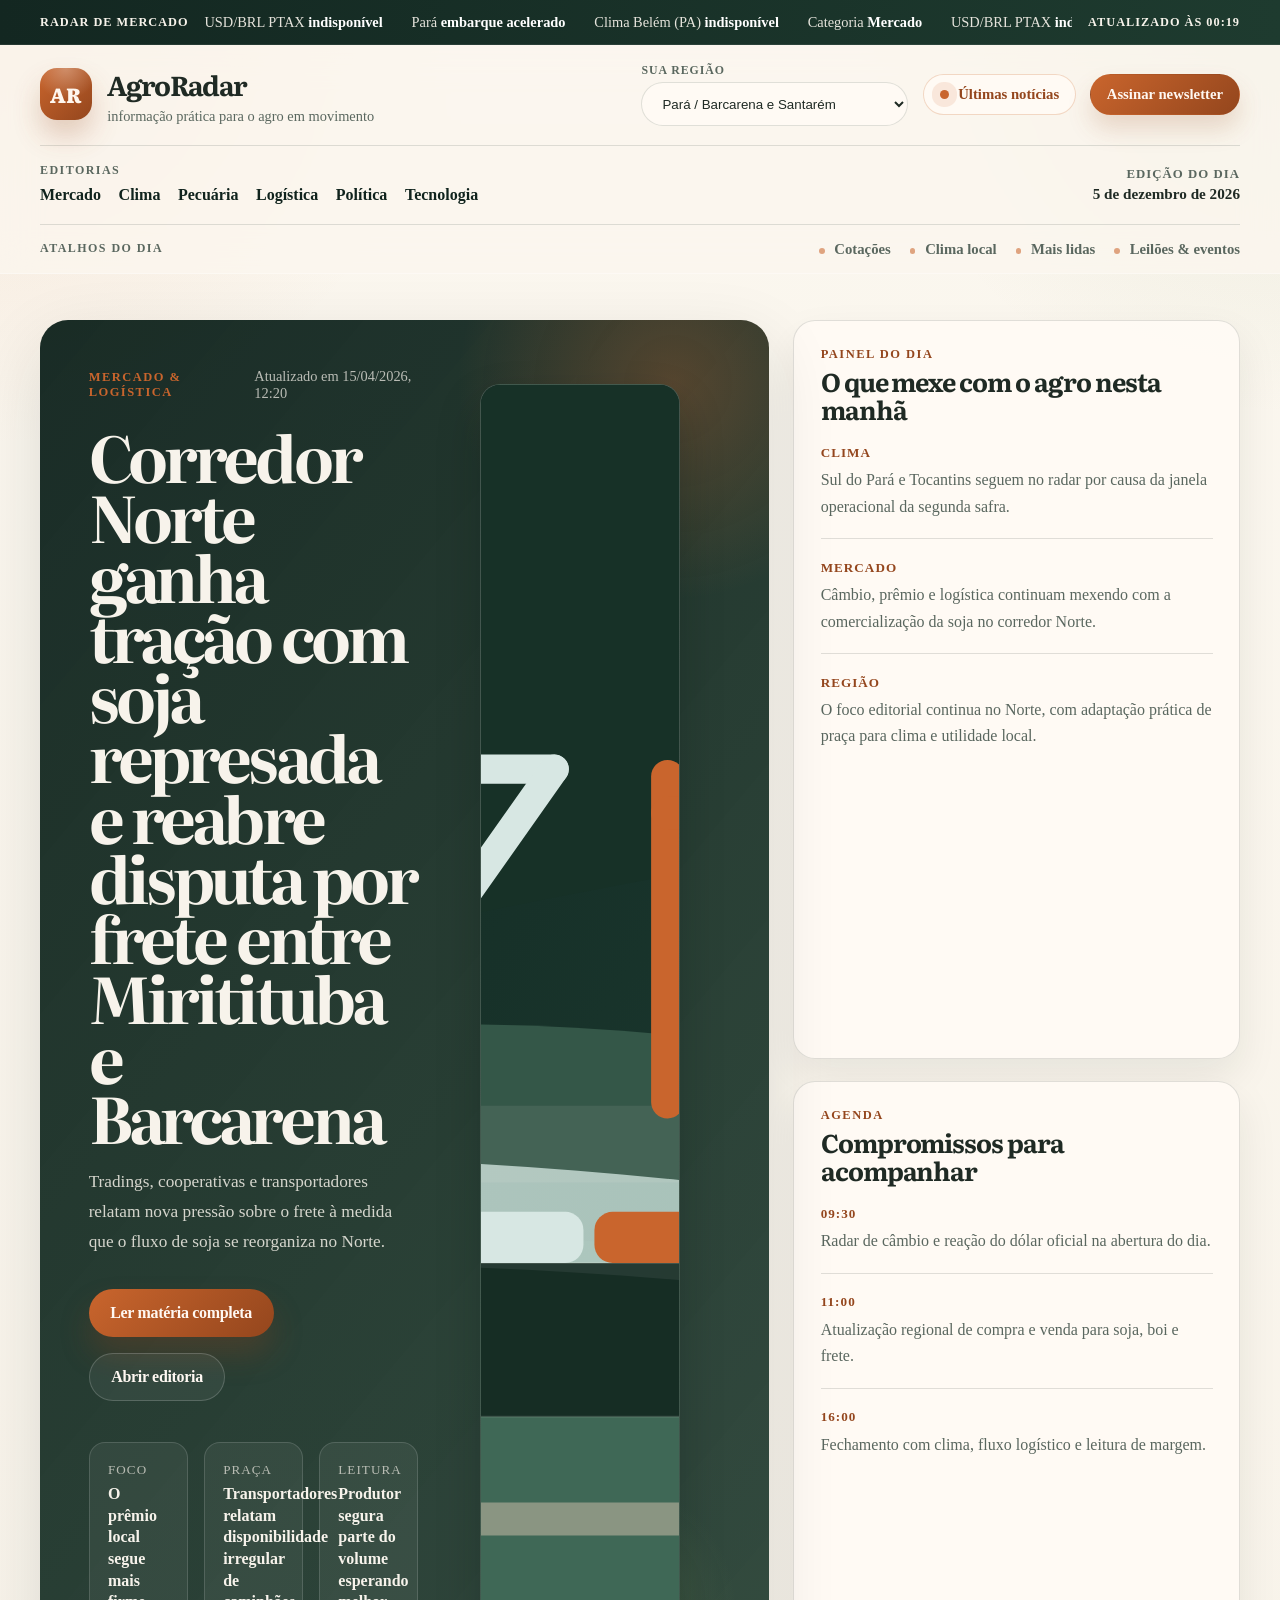
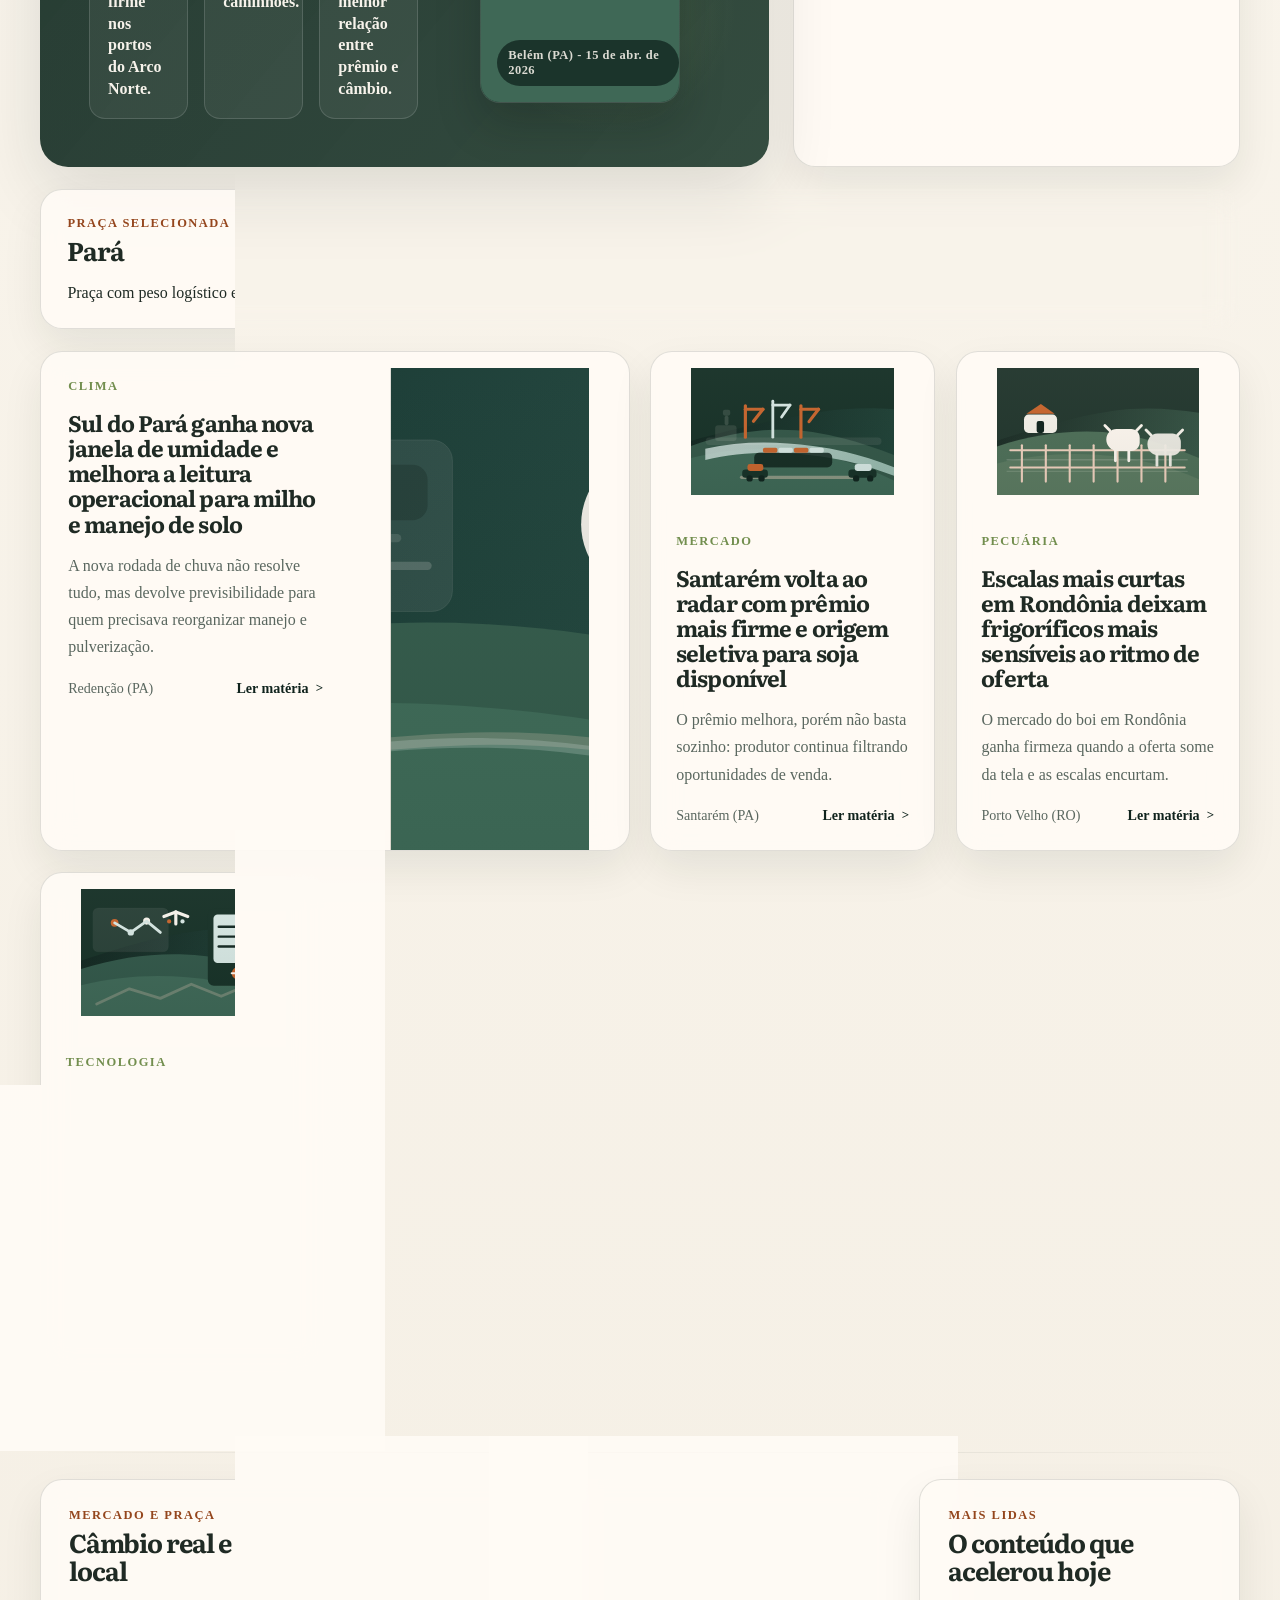
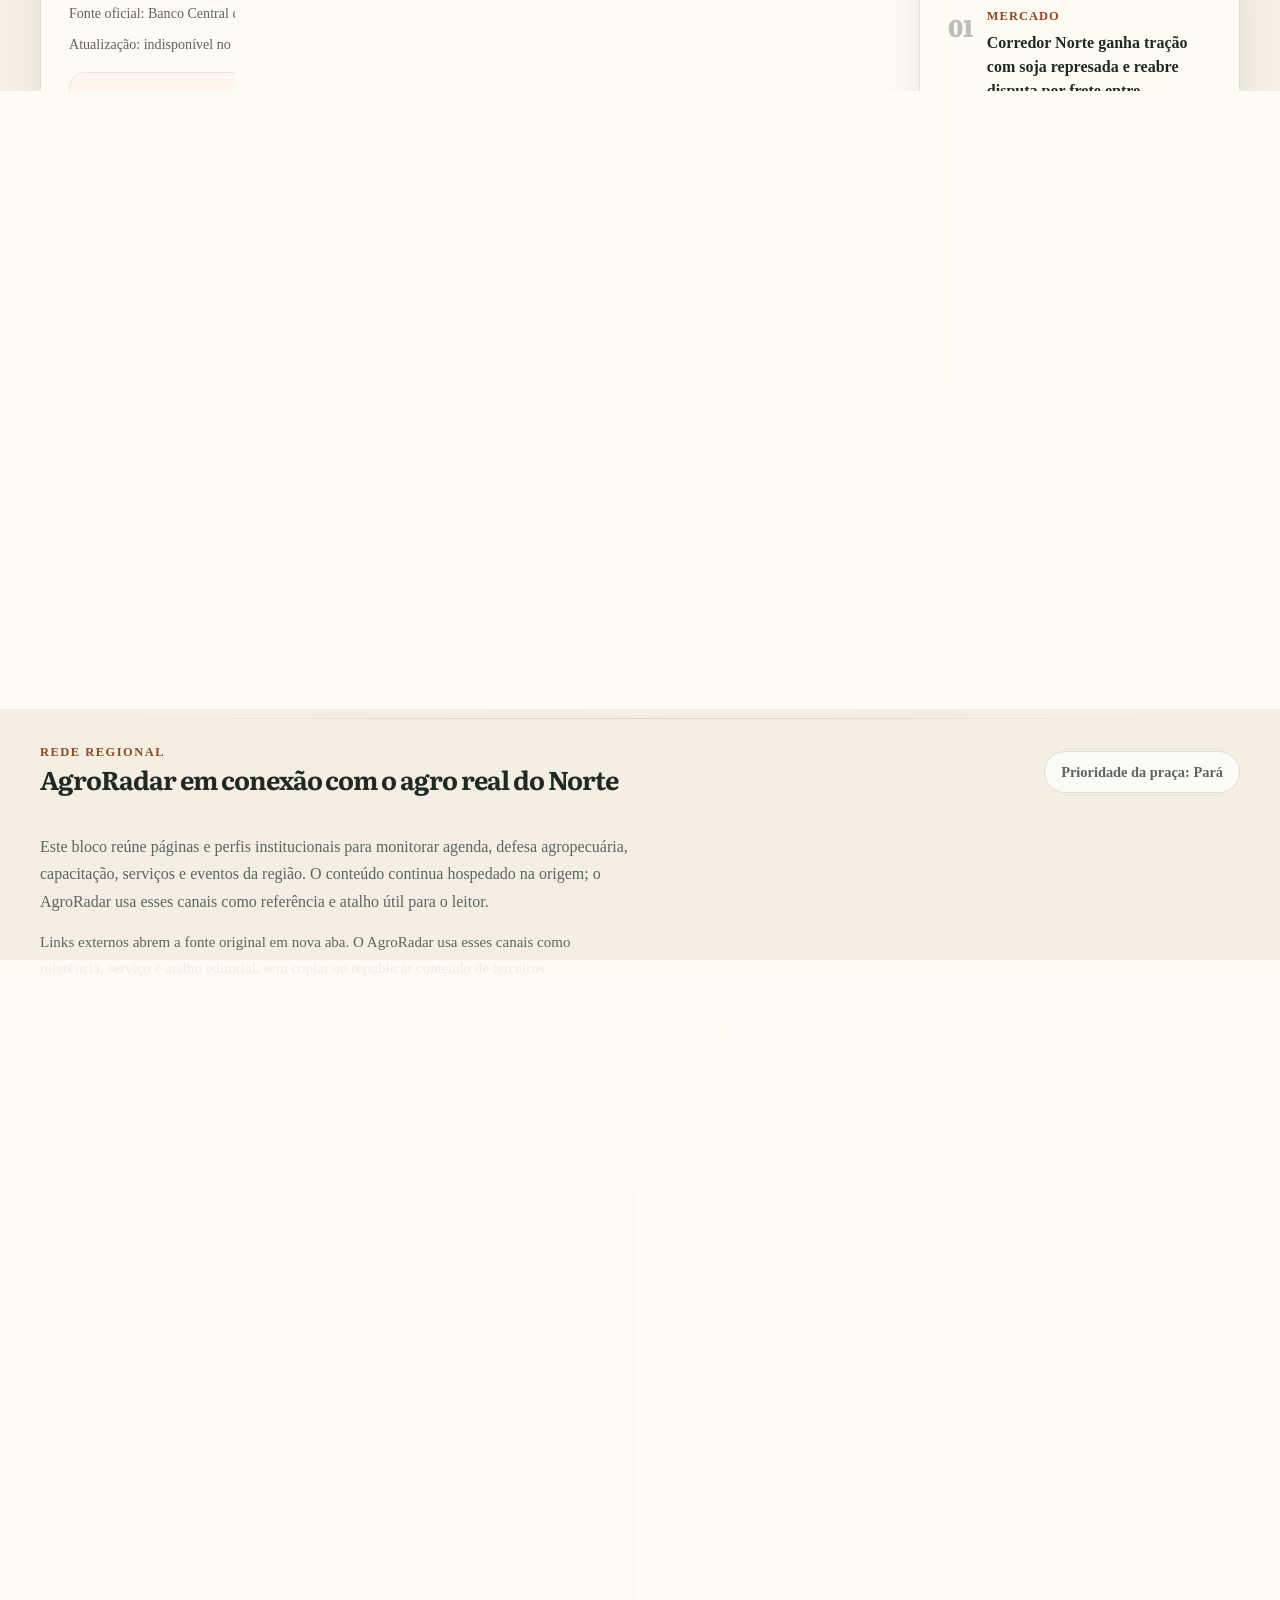
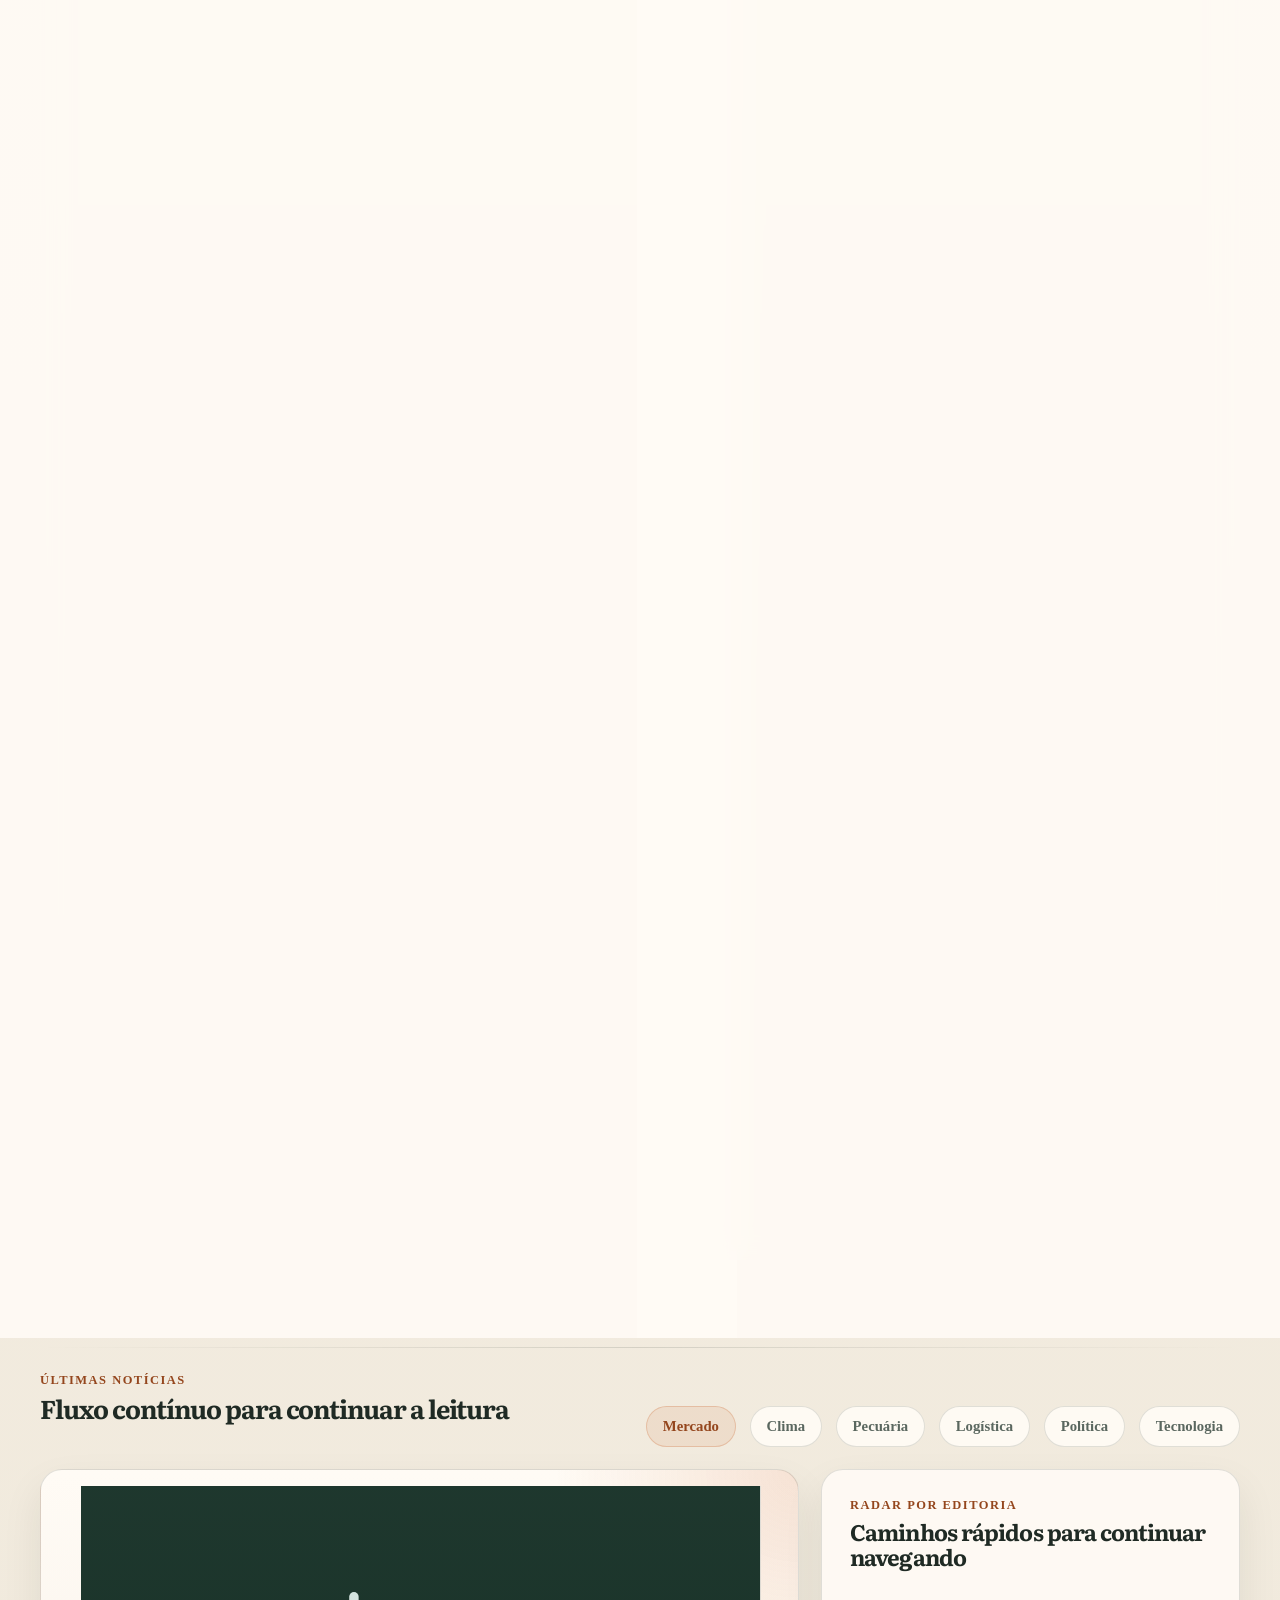
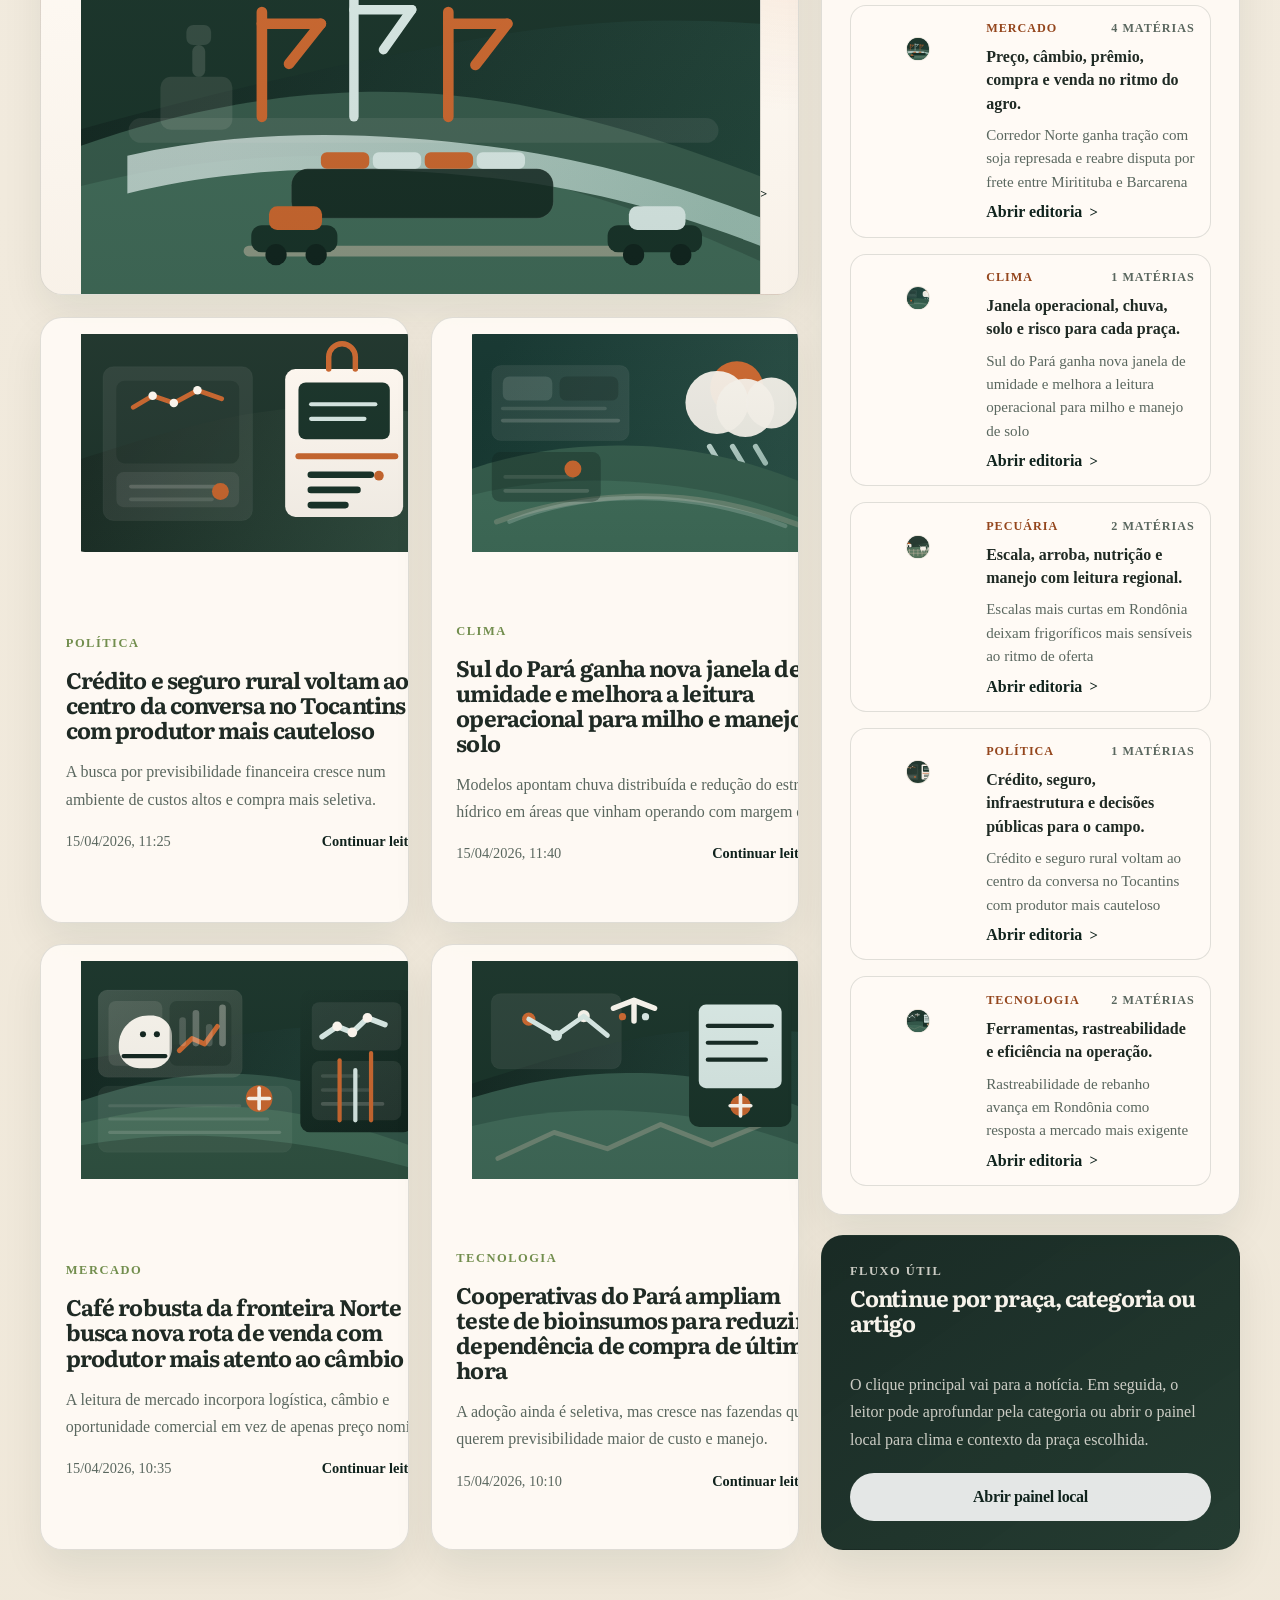
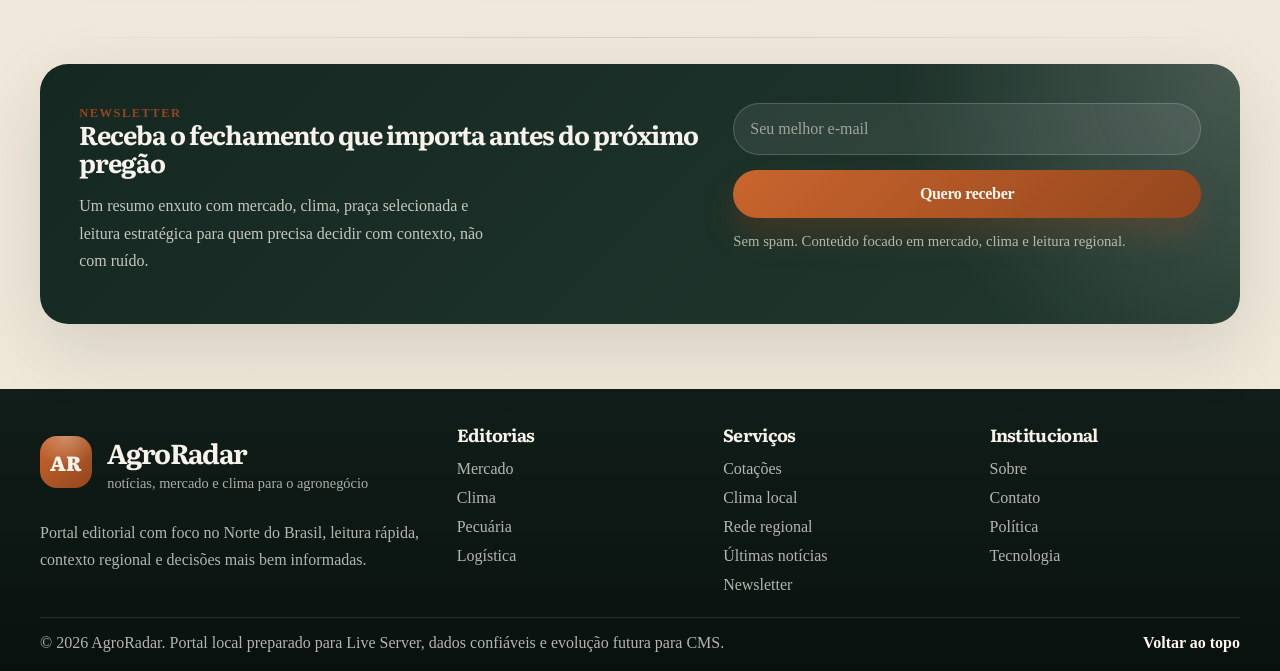
<file: index.html>
<!DOCTYPE html>
<html lang="pt-BR">
<head>
  <meta charset="UTF-8">
  <meta name="viewport" content="width=device-width, initial-scale=1.0">
  <title>AgroRadar | Notícias, mercado e clima para o agro</title>
  <meta
    name="description"
    content="AgroRadar é um portal editorial do agronegócio com foco no Norte, notícias úteis, dados confiáveis e adaptação regional."
  >
  <link rel="preconnect" href="https://fonts.googleapis.com">
  <link rel="preconnect" href="https://fonts.gstatic.com" crossorigin>
  <link
    href="https://fonts.googleapis.com/css2?family=Literata:opsz,wght@7..72,600;7..72,700;7..72,800&family=Manrope:wght@400;500;600;700;800&display=swap"
    rel="stylesheet"
  >
  <link rel="stylesheet" href="css/style.css">
</head>
<body data-page="home">
  <div class="page-shell">
    <div data-site-header></div>

    <main>
      <section class="hero-section">
        <div class="container hero-grid">
          <article class="hero-lead" data-home-hero></article>

          <aside class="hero-sidebar">
            <section class="briefing-card">
              <div class="section-heading section-heading--compact">
                <div>
                  <span class="section-kicker">Painel do dia</span>
                  <h2>O que mexe com o agro nesta manhã</h2>
                </div>
              </div>
              <ul class="briefing-list" data-home-briefing></ul>
            </section>

            <section class="agenda-card">
              <div class="section-heading section-heading--compact">
                <div>
                  <span class="section-kicker">Agenda</span>
                  <h2>Compromissos para acompanhar</h2>
                </div>
              </div>
              <ul class="agenda-list" data-home-agenda></ul>
            </section>
          </aside>
        </div>

        <div class="container region-focus-wrap">
          <section class="panel region-focus-panel">
            <div class="section-heading section-heading--compact">
              <div>
                <span class="section-kicker">Praça selecionada</span>
                <h2 data-region-panel-name>Pará</h2>
              </div>
              <a class="section-link" data-region-highlight-link href="noticia.html">Abrir destaque local</a>
            </div>
            <p data-region-panel-note>
              Praça com peso logístico e exportador, boa para monitorar corredor Norte, prêmio de porto e ritmo de embarque.
            </p>
          </section>
        </div>

        <div class="container highlight-grid" data-home-highlights></div>
      </section>

      <section class="utility-section">
        <div class="container utility-grid">
          <article class="panel quotes-panel" id="cotacoes">
            <div class="section-heading">
              <div>
                <span class="section-kicker">Mercado e praça</span>
                <h2>Câmbio real e pulso local</h2>
              </div>
              <span class="inline-context" data-region-board-label>Praça atual: Pará</span>
            </div>

            <div class="trust-meta trust-meta--top">
              <span data-usdbrl-source>Fonte: aguardando consulta oficial</span>
              <span data-usdbrl-updated>Atualização: carregando</span>
            </div>

            <div class="quote-grid" data-region-board></div>

            <p class="panel-note">
              O AgroRadar separa dado consumido em tempo real de indicador editorial temporário. O
              que ainda não veio de feed local aparece identificado como monitor editorial.
            </p>
          </article>

          <aside class="panel weather-panel" id="clima">
            <div class="section-heading">
              <div>
                <span class="section-kicker">Clima</span>
                <h2>Condição atual na sua praça</h2>
              </div>
              <span class="inline-context" data-weather-region-label>Belém (PA)</span>
            </div>

            <div class="weather-current">
              <div class="weather-copy">
                <span class="weather-label" data-weather-city-label>Belém (PA)</span>
                <strong class="weather-temp" data-weather-temp>--</strong>
                <p data-weather-condition>Carregando dados climáticos da praça selecionada.</p>
              </div>
              <div class="weather-badge">
                <span data-weather-rain>--</span>
                <small>chuva nas próximas horas</small>
              </div>
            </div>

            <div class="weather-stats">
              <article>
                <span>Umidade</span>
                <strong data-weather-humidity>--</strong>
              </article>
              <article>
                <span>Vento</span>
                <strong data-weather-wind>--</strong>
              </article>
              <article>
                <span>Fonte</span>
                <strong data-weather-source-name>Open-Meteo</strong>
              </article>
            </div>

            <div class="trust-meta">
              <span data-weather-source>Fonte: Open-Meteo</span>
              <span data-weather-updated>Atualização: carregando</span>
            </div>
          </aside>

          <aside class="panel reads-panel" id="mais-lidas">
            <div class="section-heading">
              <div>
                <span class="section-kicker">Mais lidas</span>
                <h2>O conteúdo que acelerou hoje</h2>
              </div>
            </div>

            <ol class="ranked-list" data-most-read></ol>
          </aside>
        </div>
      </section>

      <section class="regional-network-section" id="rede-regional">
        <div class="container regional-network-intro">
          <div class="section-heading">
            <div>
              <span class="section-kicker">Rede regional</span>
              <h2 data-regional-title>Leilões, eventos e fontes do Norte</h2>
            </div>
            <span class="inline-context" data-regional-context>Prioridade da praça: Pará</span>
          </div>

          <p class="section-summary" data-regional-description>
            O AgroRadar conecta o leitor à agenda regional e aos canais oficiais mais úteis do Norte,
            sempre mantendo o conteúdo na origem.
          </p>

          <p class="regional-network-note">
            Links externos abrem a fonte original em nova aba. O AgroRadar usa esses canais como
            referência, serviço e atalho editorial, sem copiar ou republicar conteúdo de terceiros.
          </p>
        </div>

        <div class="container regional-network-layout">
          <section class="panel regional-column">
            <div class="section-heading section-heading--compact">
              <div>
                <span class="section-kicker">Leilões e eventos</span>
                <h2>Agenda para continuar o radar fora da home</h2>
              </div>
            </div>

            <div class="regional-card-grid" data-regional-events></div>
          </section>

          <aside class="panel regional-column regional-column--sources">
            <div class="section-heading section-heading--compact">
              <div>
                <span class="section-kicker">Fontes oficiais e perfis úteis</span>
                <h2>Instituições e canais para consulta direta</h2>
              </div>
            </div>

            <div class="regional-card-stack" data-regional-sources></div>
          </aside>
        </div>
      </section>

      <section class="latest-section" id="ultimas">
        <div class="container latest-header">
          <div class="section-heading">
            <div>
              <span class="section-kicker">Últimas notícias</span>
              <h2>Fluxo contínuo para continuar a leitura</h2>
            </div>
          </div>

          <div class="filter-pills" data-category-pills></div>
        </div>

        <div class="container latest-layout">
          <div class="latest-main" data-latest-feed></div>

          <aside class="latest-sidebar">
            <section class="panel sidebar-panel">
              <div class="section-heading section-heading--compact">
                <div>
                  <span class="section-kicker">Radar por editoria</span>
                  <h2>Caminhos rápidos para continuar navegando</h2>
                </div>
              </div>

              <div data-topic-links></div>
            </section>

            <section class="panel sidebar-panel sidebar-panel--accent">
              <div class="section-heading section-heading--compact">
                <div>
                  <span class="section-kicker">Fluxo útil</span>
                  <h2>Continue por praça, categoria ou artigo</h2>
                </div>
              </div>

              <p>
                O clique principal vai para a notícia. Em seguida, o leitor pode aprofundar pela
                categoria ou abrir o painel local para clima e contexto da praça escolhida.
              </p>
              <a class="button button--secondary" href="#cotacoes">Abrir painel local</a>
            </section>
          </aside>
        </div>
      </section>

      <section class="newsletter-section" id="newsletter">
        <div class="container" data-newsletter-slot></div>
      </section>
    </main>

    <div data-site-footer></div>
  </div>

  <script src="js/data.js"></script>
  <script src="js/content.js"></script>
  <script src="js/script.js"></script>
</body>
</html>
</file>
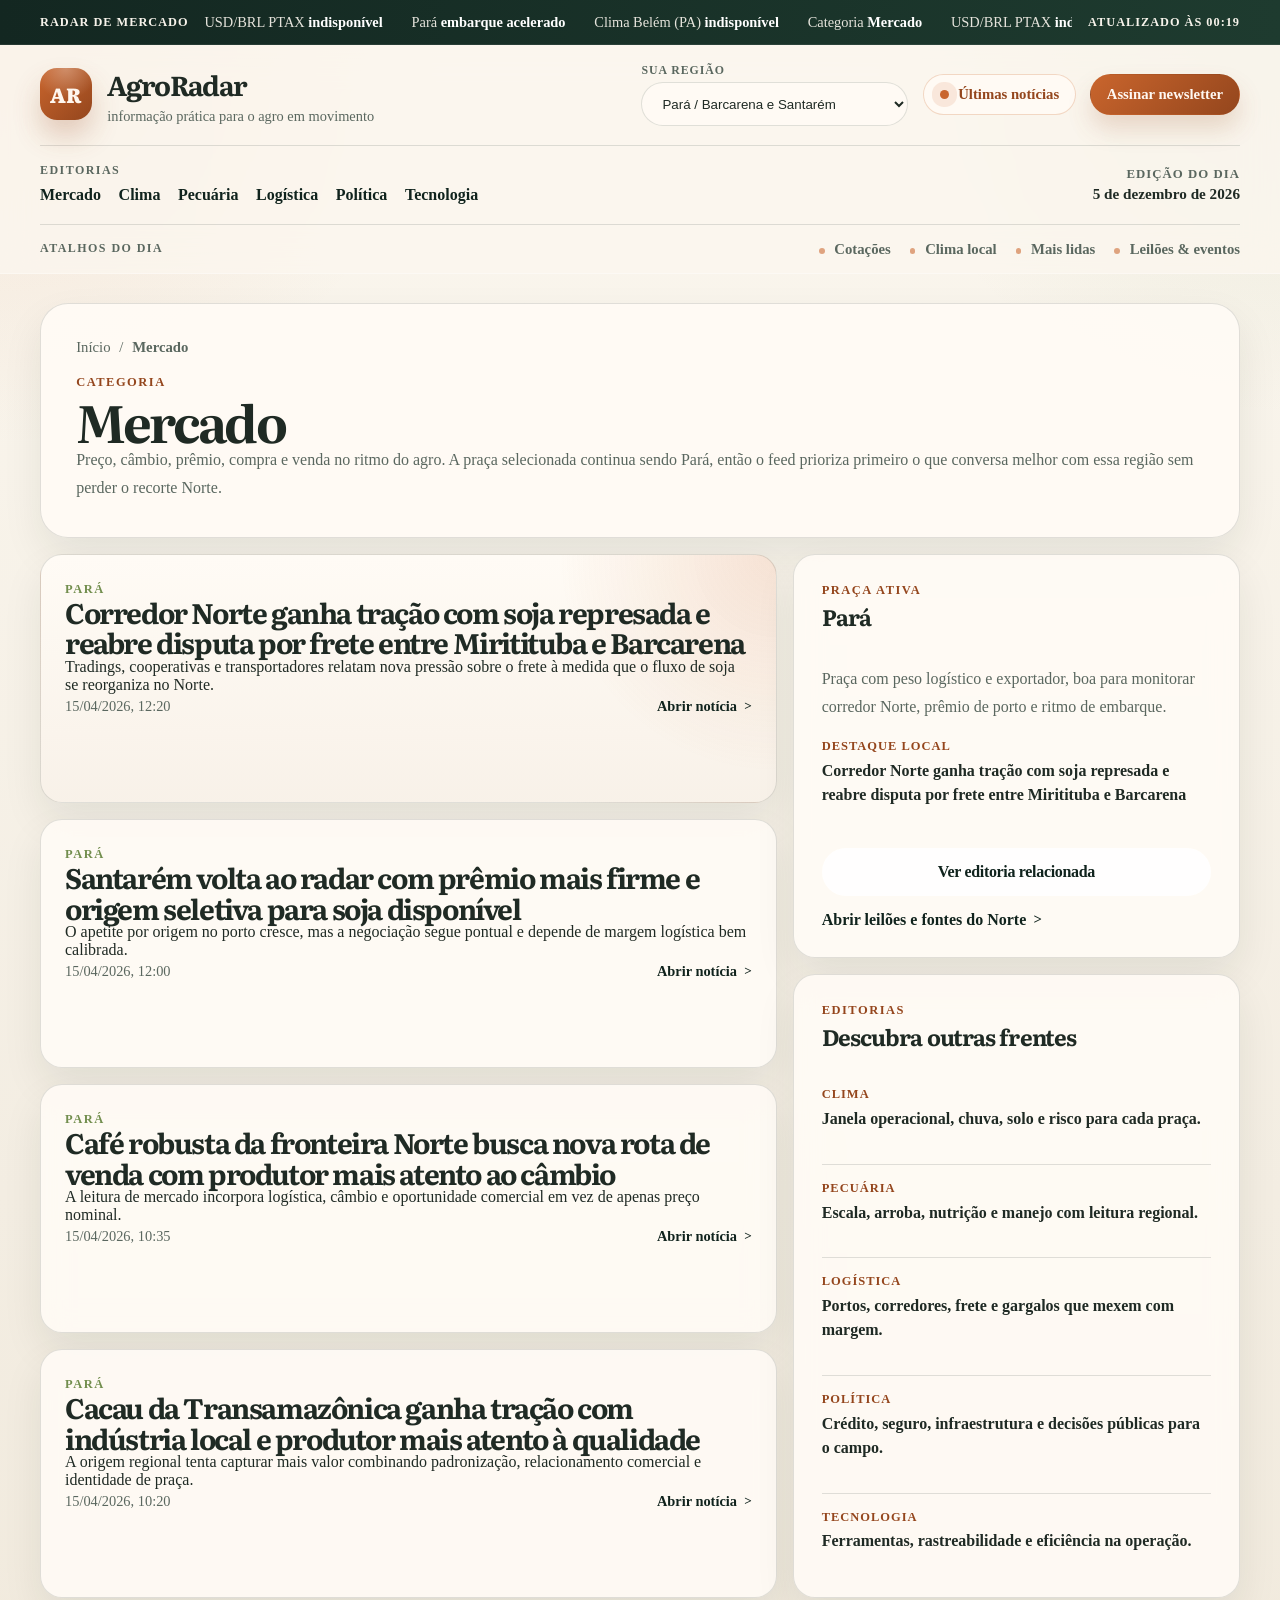
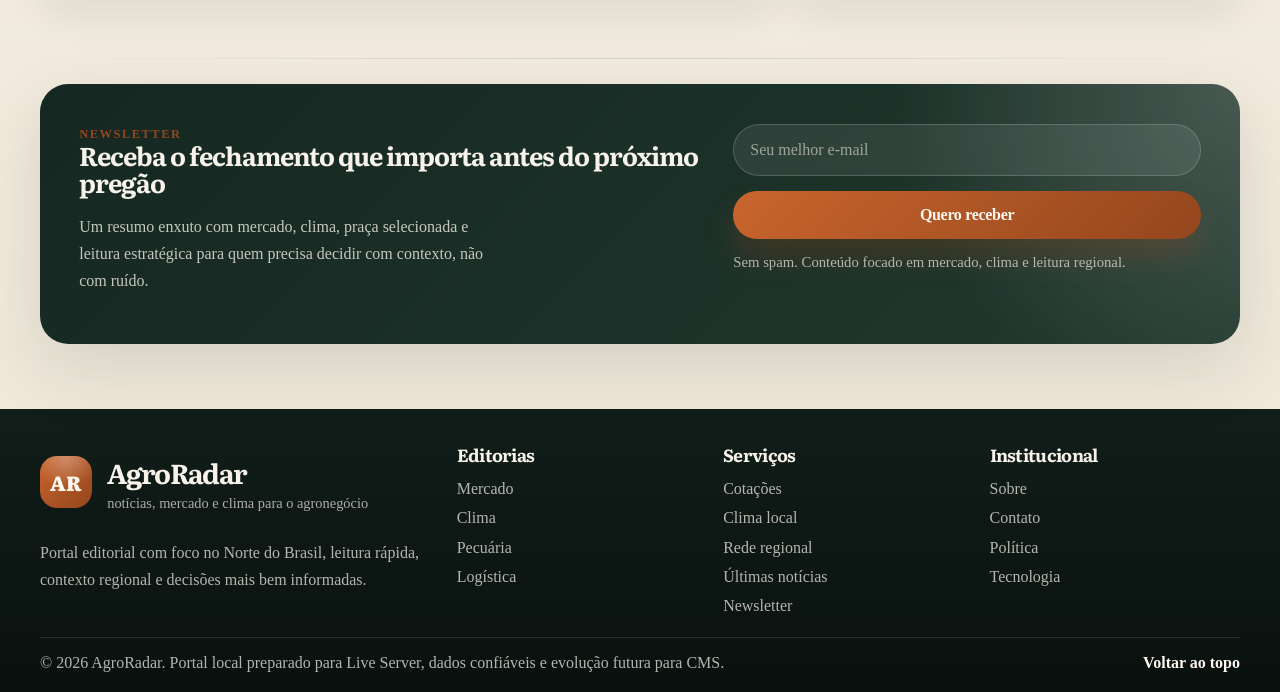
<file: categoria.html>
<!DOCTYPE html>
<html lang="pt-BR">
<head>
  <meta charset="UTF-8">
  <meta name="viewport" content="width=device-width, initial-scale=1.0">
  <title>AgroRadar | Categoria</title>
  <meta
    name="description"
    content="Página de categoria do AgroRadar com listagem de notícias, foco regional e navegação editorial."
  >
  <link rel="preconnect" href="https://fonts.googleapis.com">
  <link rel="preconnect" href="https://fonts.gstatic.com" crossorigin>
  <link
    href="https://fonts.googleapis.com/css2?family=Literata:opsz,wght@7..72,600;7..72,700;7..72,800&family=Manrope:wght@400;500;600;700;800&display=swap"
    rel="stylesheet"
  >
  <link rel="stylesheet" href="css/style.css">
</head>
<body data-page="category">
  <div class="page-shell">
    <div data-site-header></div>

    <main class="category-page">
      <section class="page-top">
        <div class="container">
          <div data-category-view></div>
        </div>
      </section>

      <section class="newsletter-section">
        <div class="container" data-newsletter-slot></div>
      </section>
    </main>

    <div data-site-footer></div>
  </div>

  <script src="js/data.js"></script>
  <script src="js/content.js"></script>
  <script src="js/script.js"></script>
</body>
</html>
</file>
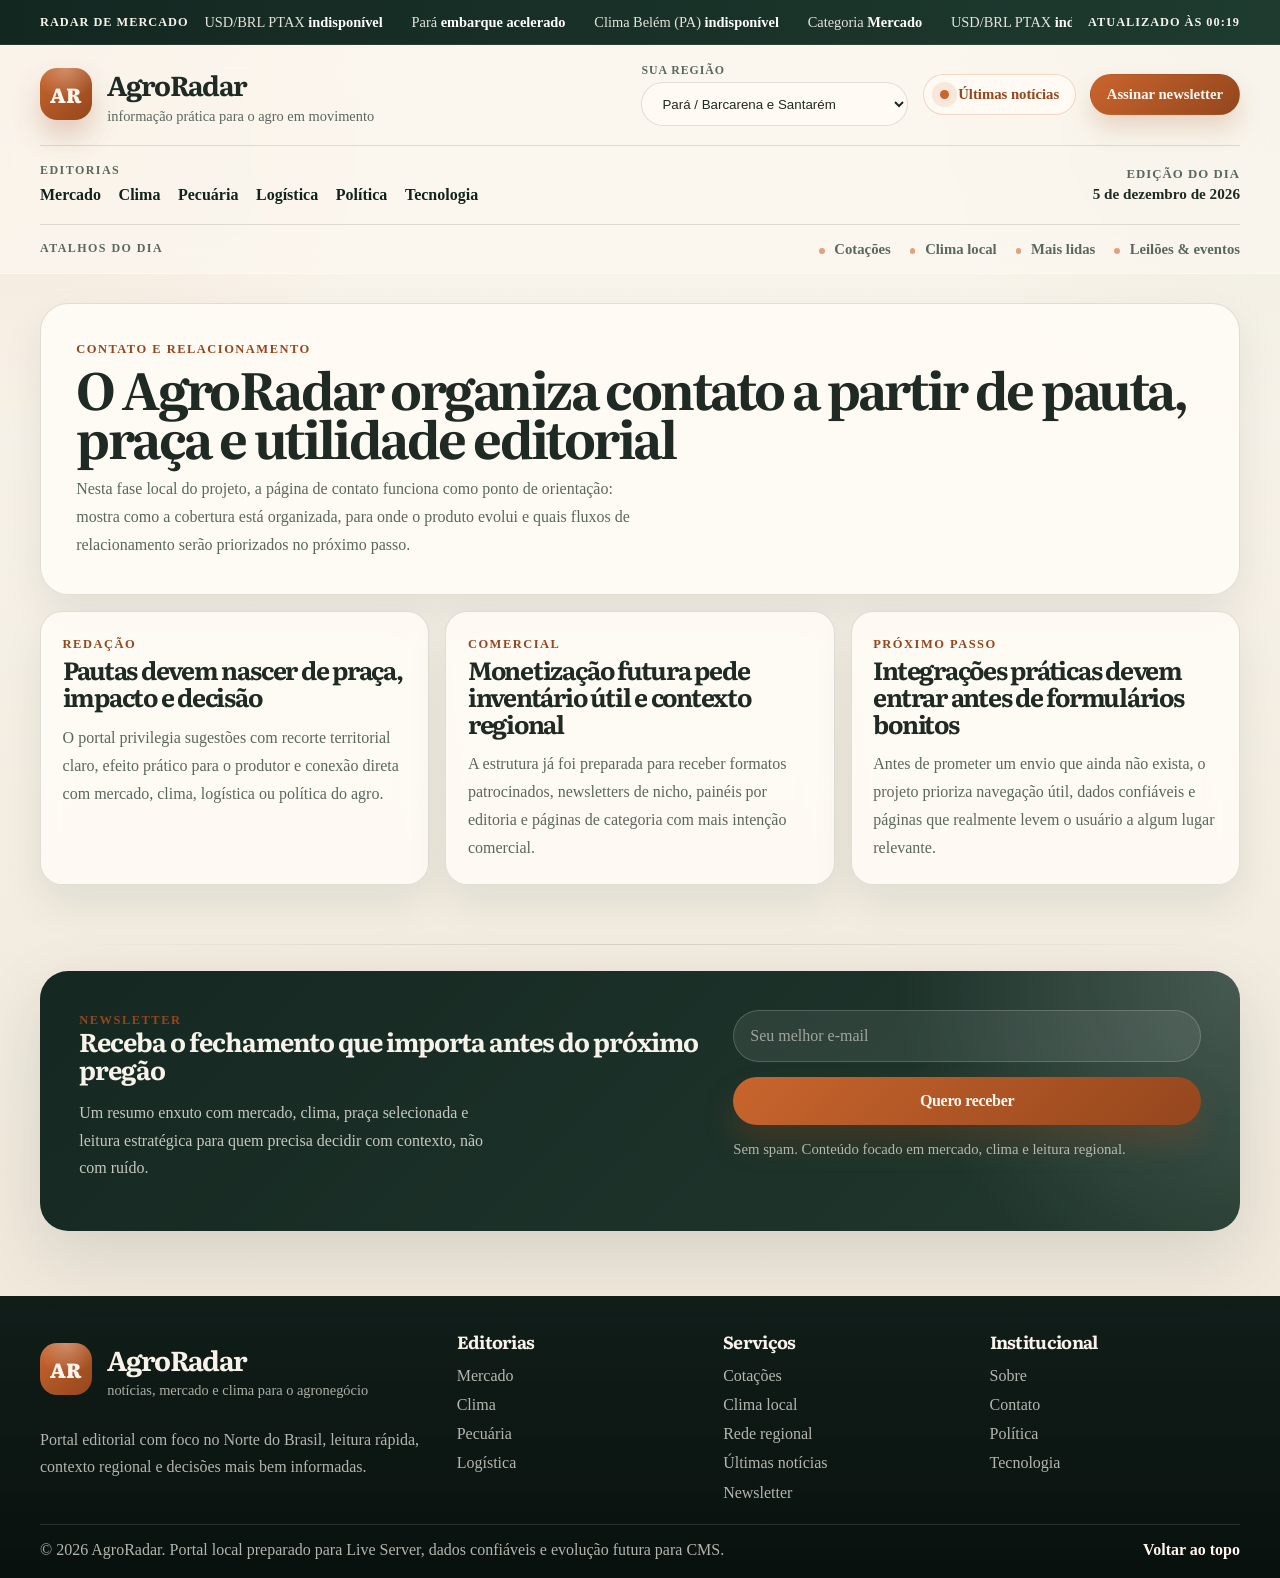
<file: contato.html>
<!DOCTYPE html>
<html lang="pt-BR">
<head>
  <meta charset="UTF-8">
  <meta name="viewport" content="width=device-width, initial-scale=1.0">
  <title>AgroRadar | Contato</title>
  <meta
    name="description"
    content="Entenda como o AgroRadar organiza relacionamento editorial, cobertura regional e oportunidades comerciais."
  >
  <link rel="preconnect" href="https://fonts.googleapis.com">
  <link rel="preconnect" href="https://fonts.gstatic.com" crossorigin>
  <link
    href="https://fonts.googleapis.com/css2?family=Literata:opsz,wght@7..72,600;7..72,700;7..72,800&family=Manrope:wght@400;500;600;700;800&display=swap"
    rel="stylesheet"
  >
  <link rel="stylesheet" href="css/style.css">
</head>
<body data-page="contact">
  <div class="page-shell">
    <div data-site-header></div>

    <main class="content-page">
      <section class="page-top">
        <div class="container">
          <div class="page-hero page-hero--content">
            <span class="section-kicker">Contato e relacionamento</span>
            <h1>O AgroRadar organiza contato a partir de pauta, praça e utilidade editorial</h1>
            <p>
              Nesta fase local do projeto, a página de contato funciona como ponto de orientação:
              mostra como a cobertura está organizada, para onde o produto evolui e quais fluxos de
              relacionamento serão priorizados no próximo passo.
            </p>
          </div>

          <div class="content-grid">
            <article class="panel content-card">
              <span class="section-kicker">Redação</span>
              <h2>Pautas devem nascer de praça, impacto e decisão</h2>
              <p>
                O portal privilegia sugestões com recorte territorial claro, efeito prático para o
                produtor e conexão direta com mercado, clima, logística ou política do agro.
              </p>
            </article>

            <article class="panel content-card">
              <span class="section-kicker">Comercial</span>
              <h2>Monetização futura pede inventário útil e contexto regional</h2>
              <p>
                A estrutura já foi preparada para receber formatos patrocinados, newsletters de nicho,
                painéis por editoria e páginas de categoria com mais intenção comercial.
              </p>
            </article>

            <article class="panel content-card">
              <span class="section-kicker">Próximo passo</span>
              <h2>Integrações práticas devem entrar antes de formulários bonitos</h2>
              <p>
                Antes de prometer um envio que ainda não exista, o projeto prioriza navegação útil,
                dados confiáveis e páginas que realmente levem o usuário a algum lugar relevante.
              </p>
            </article>
          </div>
        </div>
      </section>

      <section class="newsletter-section">
        <div class="container" data-newsletter-slot></div>
      </section>
    </main>

    <div data-site-footer></div>
  </div>

  <script src="js/data.js"></script>
  <script src="js/content.js"></script>
  <script src="js/script.js"></script>
</body>
</html>
</file>
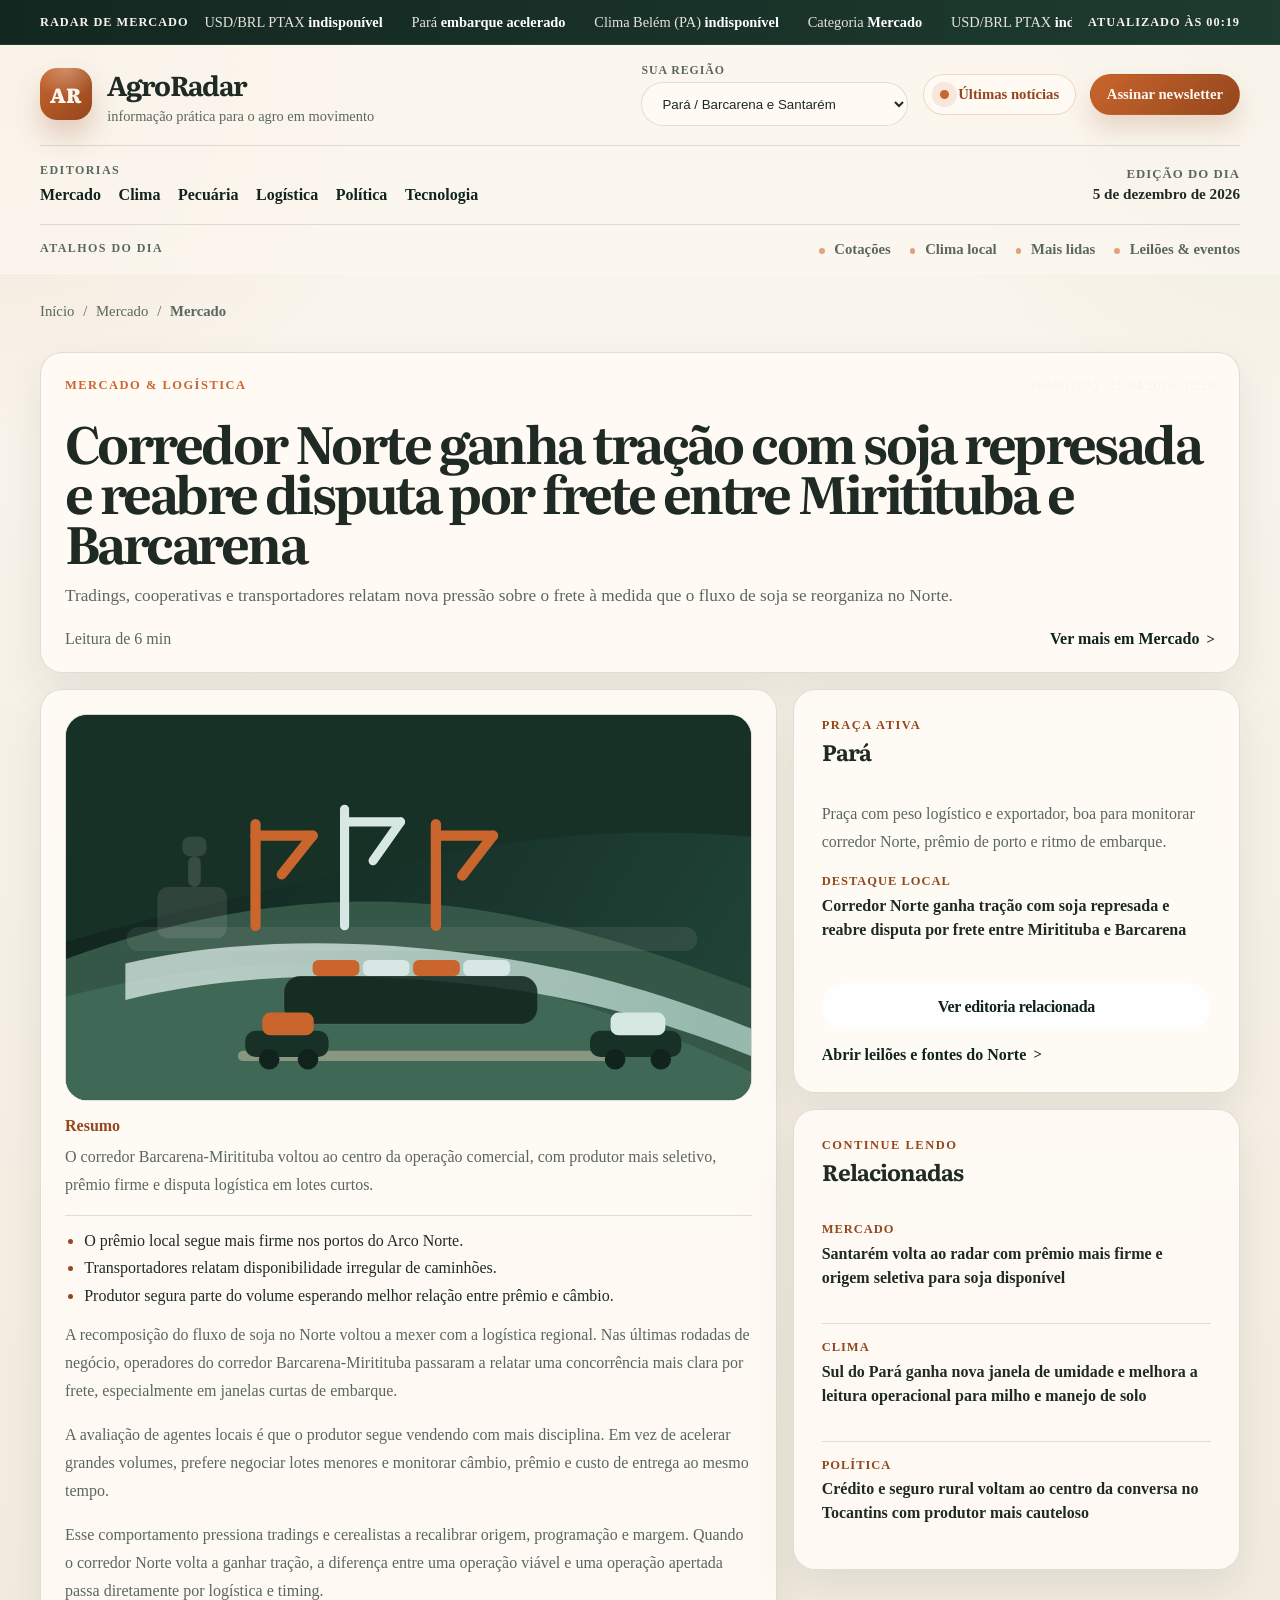
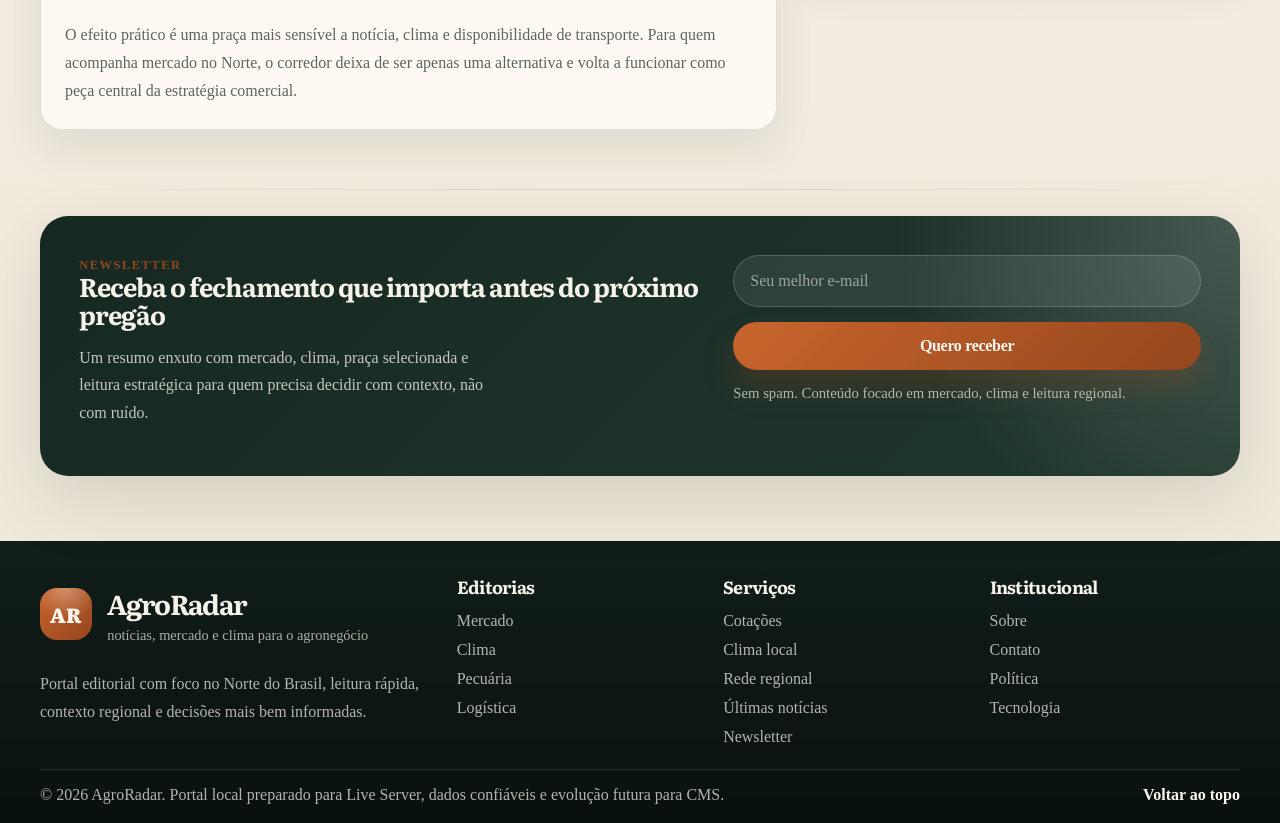
<file: noticia.html>
<!DOCTYPE html>
<html lang="pt-BR">
<head>
  <meta charset="UTF-8">
  <meta name="viewport" content="width=device-width, initial-scale=1.0">
  <title>AgroRadar | Notícia</title>
  <meta
    name="description"
    content="Página de notícia do AgroRadar com leitura editorial, contexto regional e navegação por categoria."
  >
  <link rel="preconnect" href="https://fonts.googleapis.com">
  <link rel="preconnect" href="https://fonts.gstatic.com" crossorigin>
  <link
    href="https://fonts.googleapis.com/css2?family=Literata:opsz,wght@7..72,600;7..72,700;7..72,800&family=Manrope:wght@400;500;600;700;800&display=swap"
    rel="stylesheet"
  >
  <link rel="stylesheet" href="css/style.css">
</head>
<body data-page="article">
  <div class="page-shell">
    <div data-site-header></div>

    <main class="article-page">
      <section class="page-top">
        <div class="container">
          <div data-article-view></div>
        </div>
      </section>

      <section class="newsletter-section">
        <div class="container" data-newsletter-slot></div>
      </section>
    </main>

    <div data-site-footer></div>
  </div>

  <script src="js/data.js"></script>
  <script src="js/content.js"></script>
  <script src="js/script.js"></script>
</body>
</html>
</file>
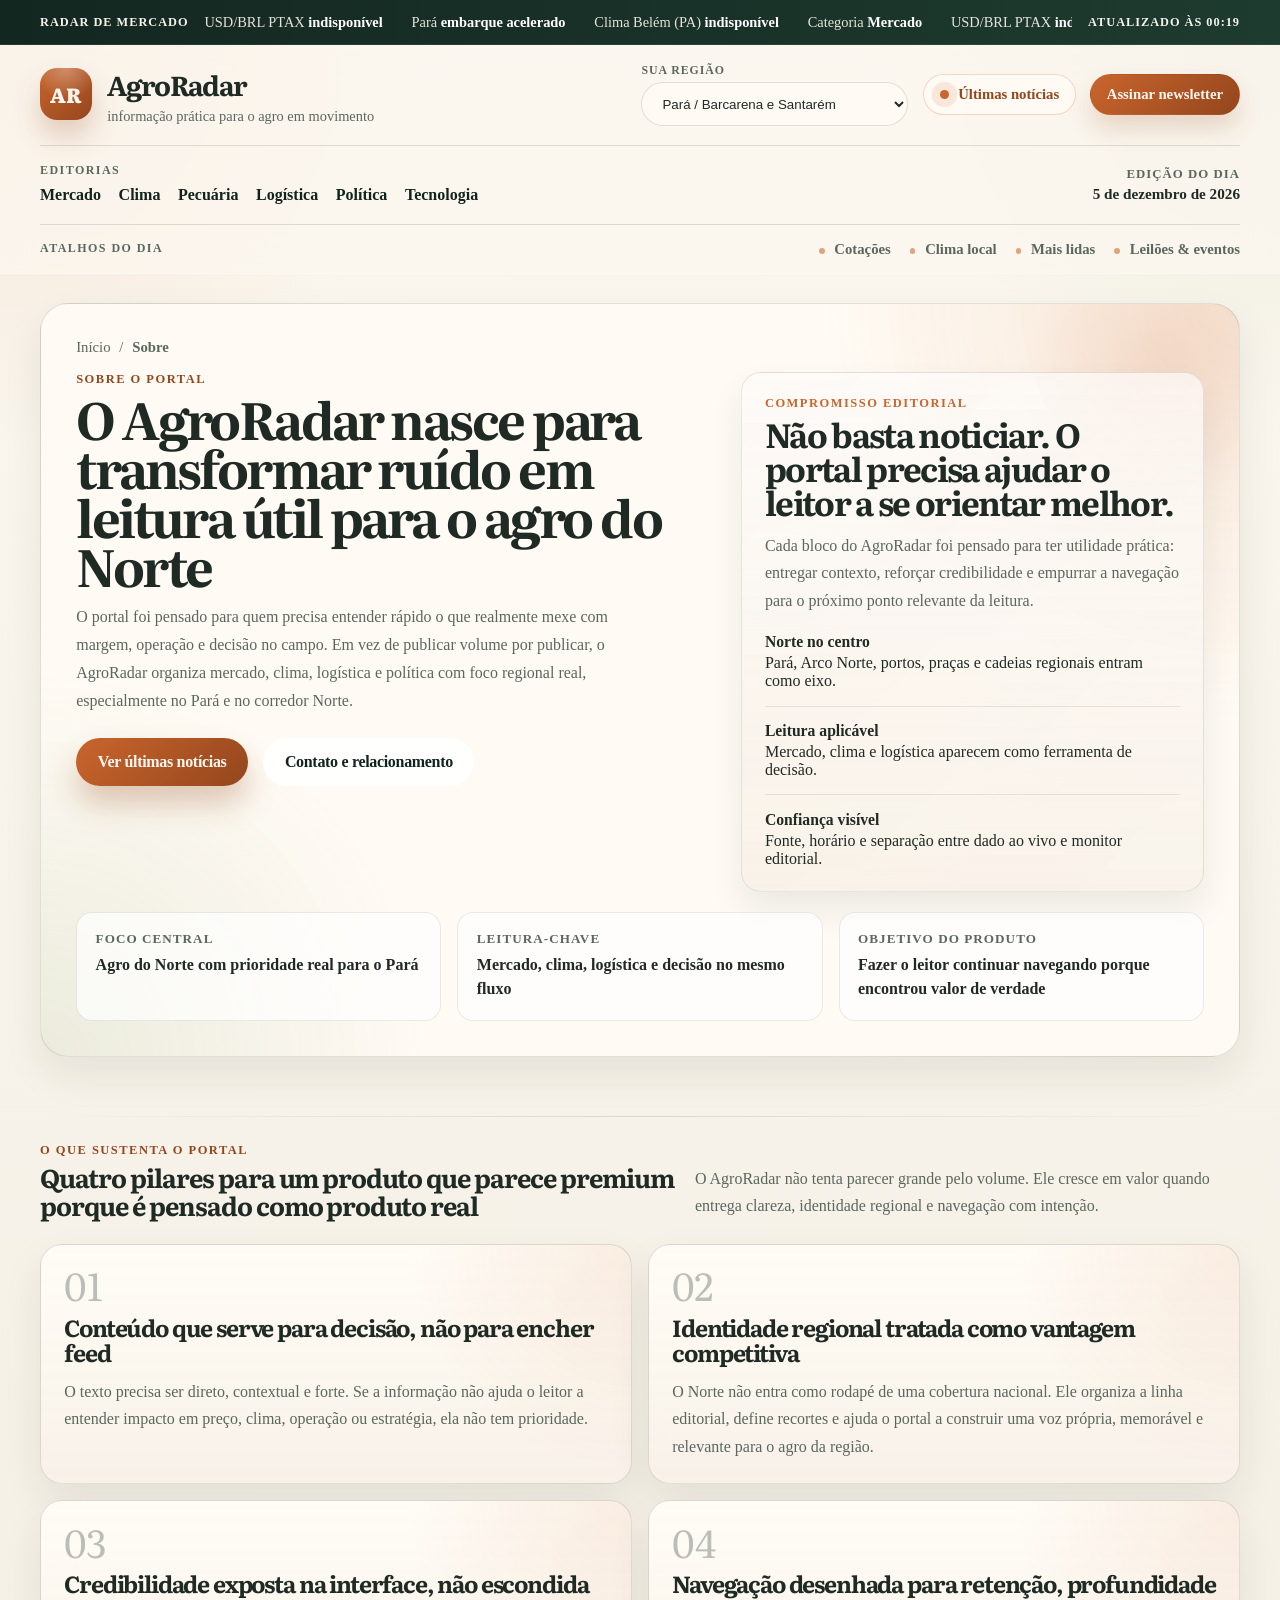
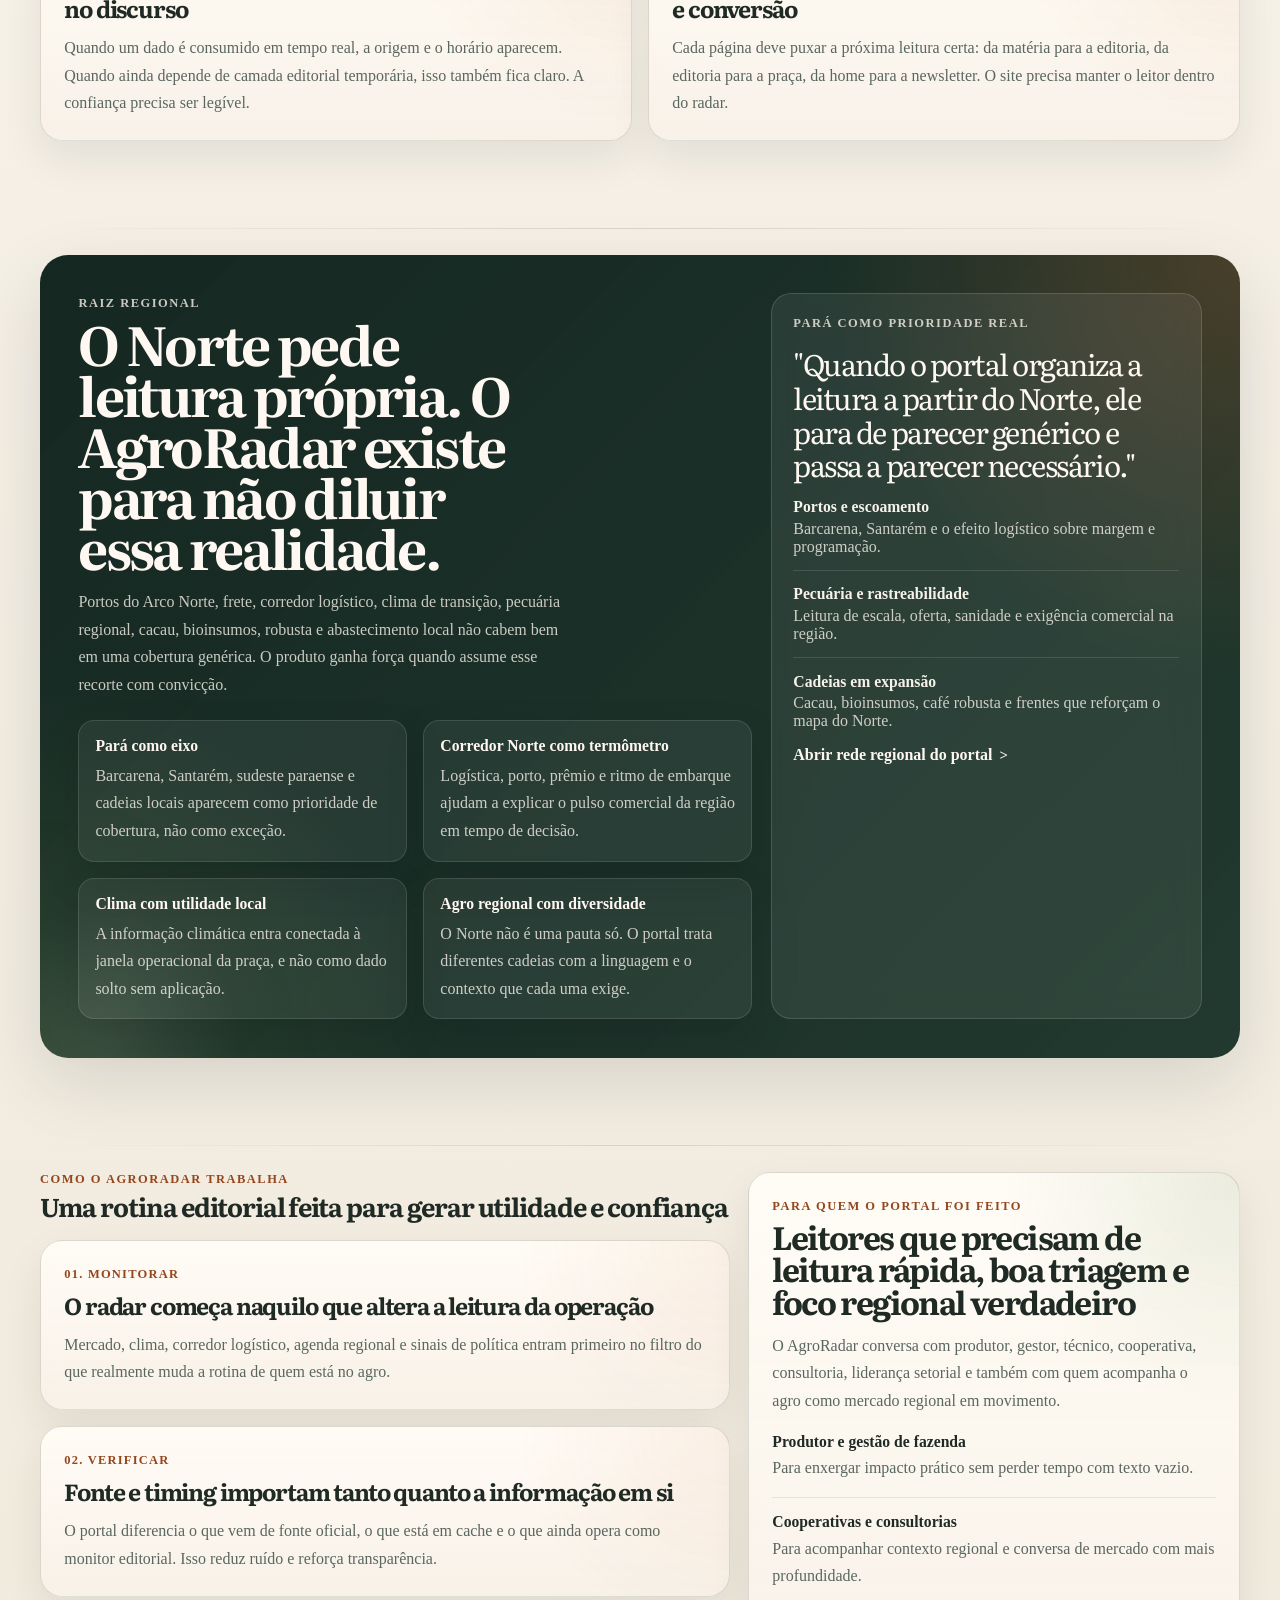
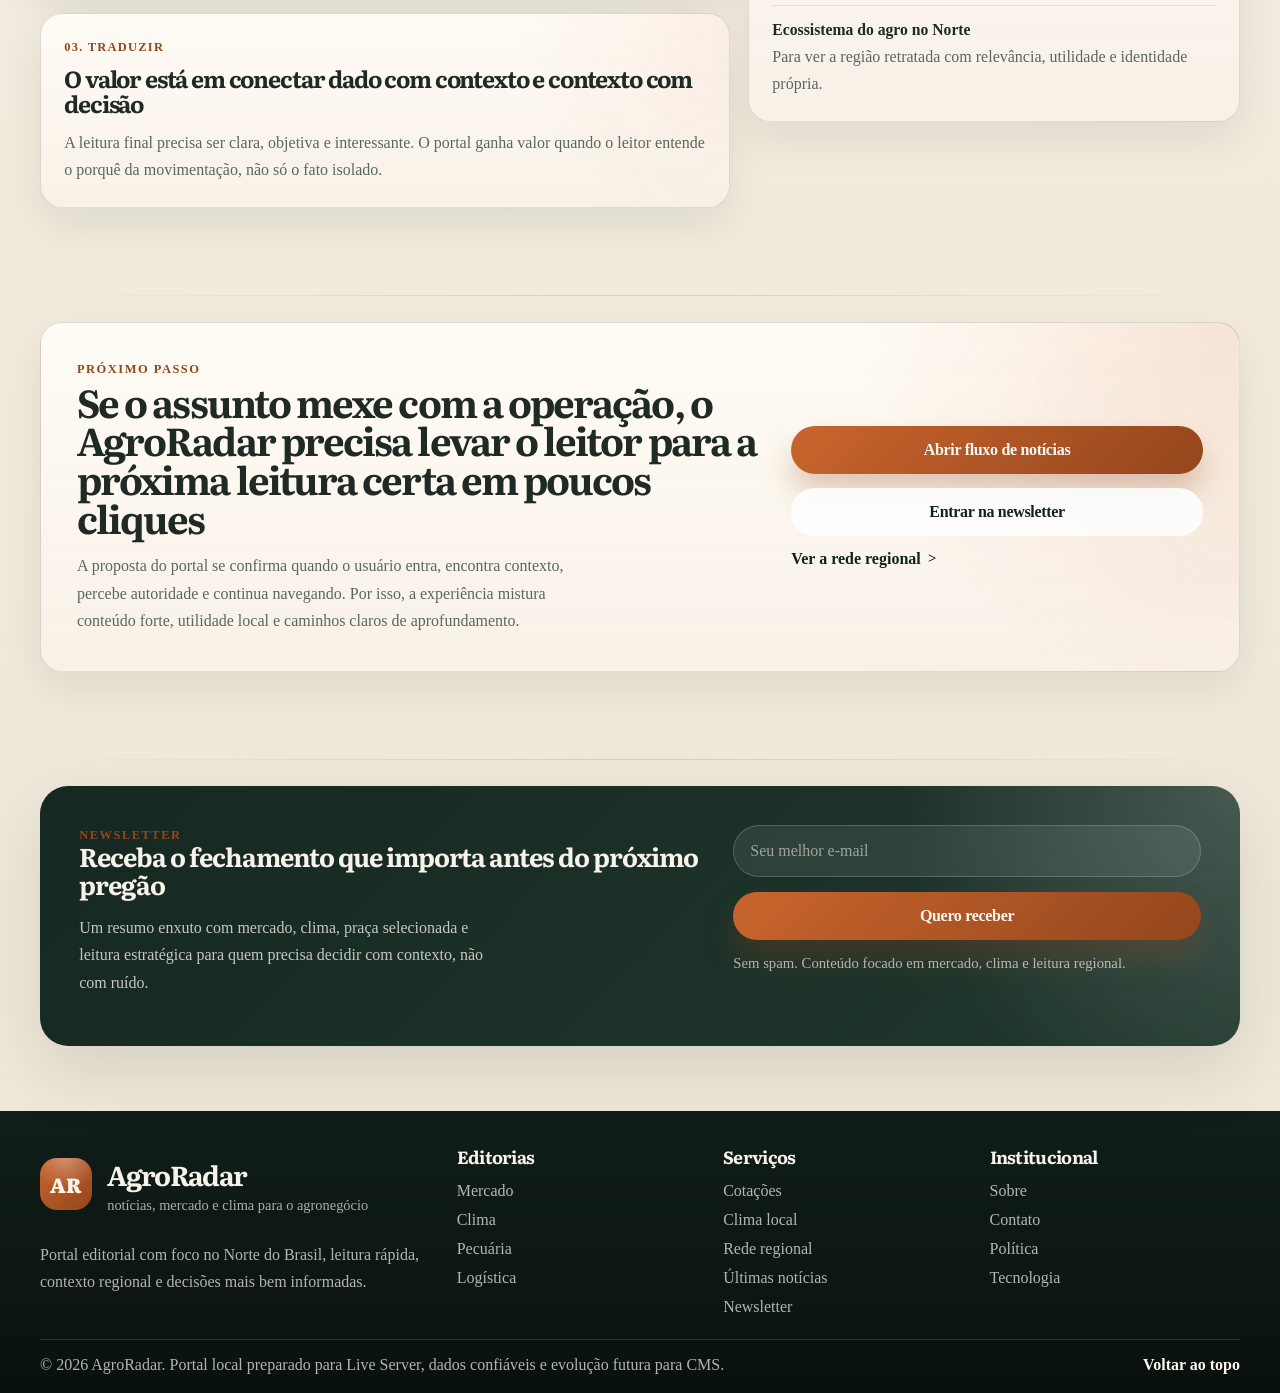
<file: sobre.html>
<!DOCTYPE html>
<html lang="pt-BR">
<head>
  <meta charset="UTF-8">
  <meta name="viewport" content="width=device-width, initial-scale=1.0">
  <title>AgroRadar | Sobre</title>
  <meta
    name="description"
    content="Conhe&ccedil;a a proposta editorial do AgroRadar, o foco no Norte e a forma como o portal transforma informa&ccedil;&atilde;o em leitura &uacute;til para o agro."
  >
  <link rel="preconnect" href="https://fonts.googleapis.com">
  <link rel="preconnect" href="https://fonts.gstatic.com" crossorigin>
  <link
    href="https://fonts.googleapis.com/css2?family=Literata:opsz,wght@7..72,600;7..72,700;7..72,800&family=Manrope:wght@400;500;600;700;800&display=swap"
    rel="stylesheet"
  >
  <link rel="stylesheet" href="css/style.css">
</head>
<body data-page="about">
  <div class="page-shell">
    <div data-site-header></div>

    <main class="content-page about-page">
      <section class="page-top">
        <div class="container">
          <div class="page-hero page-hero--content page-hero--split">
            <nav class="breadcrumb" aria-label="Caminho da p&aacute;gina">
              <a href="index.html">In&iacute;cio</a>
              <span>/</span>
              <strong>Sobre</strong>
            </nav>

            <div class="page-hero__layout">
              <div class="page-hero__main">
                <span class="section-kicker">Sobre o portal</span>
                <h1>O AgroRadar nasce para transformar ru&iacute;do em leitura &uacute;til para o agro do Norte</h1>
                <p>
                  O portal foi pensado para quem precisa entender r&aacute;pido o que realmente mexe com
                  margem, opera&ccedil;&atilde;o e decis&atilde;o no campo. Em vez de publicar volume por
                  publicar, o AgroRadar organiza mercado, clima, log&iacute;stica e pol&iacute;tica com foco
                  regional real, especialmente no Par&aacute; e no corredor Norte.
                </p>

                <div class="about-hero-actions">
                  <a class="button button--primary" href="index.html#ultimas">Ver &uacute;ltimas not&iacute;cias</a>
                  <a class="button button--secondary" href="contato.html">Contato e relacionamento</a>
                </div>
              </div>

              <aside class="page-hero__aside about-manifesto-card">
                <span class="eyebrow">Compromisso editorial</span>
                <h2>N&atilde;o basta noticiar. O portal precisa ajudar o leitor a se orientar melhor.</h2>
                <p>
                  Cada bloco do AgroRadar foi pensado para ter utilidade pr&aacute;tica: entregar contexto,
                  refor&ccedil;ar credibilidade e empurrar a navega&ccedil;&atilde;o para o pr&oacute;ximo ponto
                  relevante da leitura.
                </p>

                <div class="about-manifesto-points">
                  <article>
                    <strong>Norte no centro</strong>
                    <span>Par&aacute;, Arco Norte, portos, pra&ccedil;as e cadeias regionais entram como eixo.</span>
                  </article>
                  <article>
                    <strong>Leitura aplic&aacute;vel</strong>
                    <span>Mercado, clima e log&iacute;stica aparecem como ferramenta de decis&atilde;o.</span>
                  </article>
                  <article>
                    <strong>Confian&ccedil;a vis&iacute;vel</strong>
                    <span>Fonte, hor&aacute;rio e separa&ccedil;&atilde;o entre dado ao vivo e monitor editorial.</span>
                  </article>
                </div>
              </aside>
            </div>

            <div class="about-hero-metrics" aria-label="Resumo da proposta do AgroRadar">
              <article>
                <span>Foco central</span>
                <strong>Agro do Norte com prioridade real para o Par&aacute;</strong>
              </article>
              <article>
                <span>Leitura-chave</span>
                <strong>Mercado, clima, log&iacute;stica e decis&atilde;o no mesmo fluxo</strong>
              </article>
              <article>
                <span>Objetivo do produto</span>
                <strong>Fazer o leitor continuar navegando porque encontrou valor de verdade</strong>
              </article>
            </div>
          </div>
        </div>
      </section>

      <section class="about-section">
        <div class="container">
          <div class="section-heading">
            <div>
              <span class="section-kicker">O que sustenta o portal</span>
              <h2>Quatro pilares para um produto que parece premium porque &eacute; pensado como produto real</h2>
            </div>
            <p class="section-summary">
              O AgroRadar n&atilde;o tenta parecer grande pelo volume. Ele cresce em valor quando entrega
              clareza, identidade regional e navega&ccedil;&atilde;o com inten&ccedil;&atilde;o.
            </p>
          </div>

          <div class="about-principles-grid">
            <article class="panel about-principle-card">
              <span class="about-card-index">01</span>
              <h3>Conte&uacute;do que serve para decis&atilde;o, n&atilde;o para encher feed</h3>
              <p>
                O texto precisa ser direto, contextual e forte. Se a informa&ccedil;&atilde;o n&atilde;o ajuda o
                leitor a entender impacto em pre&ccedil;o, clima, opera&ccedil;&atilde;o ou estrat&eacute;gia,
                ela n&atilde;o tem prioridade.
              </p>
            </article>

            <article class="panel about-principle-card">
              <span class="about-card-index">02</span>
              <h3>Identidade regional tratada como vantagem competitiva</h3>
              <p>
                O Norte n&atilde;o entra como rodap&eacute; de uma cobertura nacional. Ele organiza a linha
                editorial, define recortes e ajuda o portal a construir uma voz pr&oacute;pria, memor&aacute;vel e
                relevante para o agro da regi&atilde;o.
              </p>
            </article>

            <article class="panel about-principle-card">
              <span class="about-card-index">03</span>
              <h3>Credibilidade exposta na interface, n&atilde;o escondida no discurso</h3>
              <p>
                Quando um dado &eacute; consumido em tempo real, a origem e o hor&aacute;rio aparecem. Quando
                ainda depende de camada editorial tempor&aacute;ria, isso tamb&eacute;m fica claro. A confian&ccedil;a
                precisa ser leg&iacute;vel.
              </p>
            </article>

            <article class="panel about-principle-card">
              <span class="about-card-index">04</span>
              <h3>Navega&ccedil;&atilde;o desenhada para reten&ccedil;&atilde;o, profundidade e convers&atilde;o</h3>
              <p>
                Cada p&aacute;gina deve puxar a pr&oacute;xima leitura certa: da mat&eacute;ria para a editoria,
                da editoria para a pra&ccedil;a, da home para a newsletter. O site precisa manter o leitor
                dentro do radar.
              </p>
            </article>
          </div>
        </div>
      </section>

      <section class="about-section about-section--accent">
        <div class="container about-region-grid">
          <div class="about-region-copy">
            <span class="section-kicker">Raiz regional</span>
            <h2>O Norte pede leitura pr&oacute;pria. O AgroRadar existe para n&atilde;o diluir essa realidade.</h2>
            <p>
              Portos do Arco Norte, frete, corredor log&iacute;stico, clima de transi&ccedil;&atilde;o,
              pecu&aacute;ria regional, cacau, bioinsumos, robusta e abastecimento local n&atilde;o cabem bem em
              uma cobertura gen&eacute;rica. O produto ganha for&ccedil;a quando assume esse recorte com convic&ccedil;&atilde;o.
            </p>

            <div class="about-region-highlights">
              <article>
                <strong>Par&aacute; como eixo</strong>
                <p>
                  Barcarena, Santar&eacute;m, sudeste paraense e cadeias locais aparecem como prioridade de
                  cobertura, n&atilde;o como exce&ccedil;&atilde;o.
                </p>
              </article>

              <article>
                <strong>Corredor Norte como term&ocirc;metro</strong>
                <p>
                  Log&iacute;stica, porto, pr&ecirc;mio e ritmo de embarque ajudam a explicar o pulso comercial da
                  regi&atilde;o em tempo de decis&atilde;o.
                </p>
              </article>

              <article>
                <strong>Clima com utilidade local</strong>
                <p>
                  A informa&ccedil;&atilde;o clim&aacute;tica entra conectada &agrave; janela operacional da pra&ccedil;a,
                  e n&atilde;o como dado solto sem aplica&ccedil;&atilde;o.
                </p>
              </article>

              <article>
                <strong>Agro regional com diversidade</strong>
                <p>
                  O Norte n&atilde;o &eacute; uma pauta s&oacute;. O portal trata diferentes cadeias com a linguagem
                  e o contexto que cada uma exige.
                </p>
              </article>
            </div>
          </div>

          <aside class="about-region-panel">
            <span class="eyebrow">Par&aacute; como prioridade real</span>
            <p class="about-region-quote">
              "Quando o portal organiza a leitura a partir do Norte, ele para de parecer gen&eacute;rico e
              passa a parecer necess&aacute;rio."
            </p>

            <div class="about-region-list">
              <div>
                <strong>Portos e escoamento</strong>
                <span>Barcarena, Santar&eacute;m e o efeito log&iacute;stico sobre margem e programa&ccedil;&atilde;o.</span>
              </div>
              <div>
                <strong>Pecu&aacute;ria e rastreabilidade</strong>
                <span>Leitura de escala, oferta, sanidade e exig&ecirc;ncia comercial na regi&atilde;o.</span>
              </div>
              <div>
                <strong>Cadeias em expans&atilde;o</strong>
                <span>Cacau, bioinsumos, caf&eacute; robusta e frentes que refor&ccedil;am o mapa do Norte.</span>
              </div>
            </div>

            <a class="text-link" href="index.html#rede-regional">Abrir rede regional do portal</a>
          </aside>
        </div>
      </section>

      <section class="about-section">
        <div class="container about-operations-grid">
          <div class="about-operations-main">
            <div class="section-heading section-heading--compact">
              <div>
                <span class="section-kicker">Como o AgroRadar trabalha</span>
                <h2>Uma rotina editorial feita para gerar utilidade e confian&ccedil;a</h2>
              </div>
            </div>

            <div class="about-steps">
              <article class="panel about-step">
                <span class="about-step-label">01. Monitorar</span>
                <h3>O radar come&ccedil;a naquilo que altera a leitura da opera&ccedil;&atilde;o</h3>
                <p>
                  Mercado, clima, corredor log&iacute;stico, agenda regional e sinais de pol&iacute;tica entram
                  primeiro no filtro do que realmente muda a rotina de quem est&aacute; no agro.
                </p>
              </article>

              <article class="panel about-step">
                <span class="about-step-label">02. Verificar</span>
                <h3>Fonte e timing importam tanto quanto a informa&ccedil;&atilde;o em si</h3>
                <p>
                  O portal diferencia o que vem de fonte oficial, o que est&aacute; em cache e o que ainda
                  opera como monitor editorial. Isso reduz ru&iacute;do e refor&ccedil;a transpar&ecirc;ncia.
                </p>
              </article>

              <article class="panel about-step">
                <span class="about-step-label">03. Traduzir</span>
                <h3>O valor est&aacute; em conectar dado com contexto e contexto com decis&atilde;o</h3>
                <p>
                  A leitura final precisa ser clara, objetiva e interessante. O portal ganha valor
                  quando o leitor entende o porqu&ecirc; da movimenta&ccedil;&atilde;o, n&atilde;o s&oacute; o fato isolado.
                </p>
              </article>
            </div>
          </div>

          <aside class="panel about-audience-card">
            <span class="section-kicker">Para quem o portal foi feito</span>
            <h2>Leitores que precisam de leitura r&aacute;pida, boa triagem e foco regional verdadeiro</h2>
            <p>
              O AgroRadar conversa com produtor, gestor, t&eacute;cnico, cooperativa, consultoria,
              lideran&ccedil;a setorial e tamb&eacute;m com quem acompanha o agro como mercado regional em
              movimento.
            </p>

            <div class="about-audience-list">
              <article>
                <strong>Produtor e gest&atilde;o de fazenda</strong>
                <span>Para enxergar impacto pr&aacute;tico sem perder tempo com texto vazio.</span>
              </article>
              <article>
                <strong>Cooperativas e consultorias</strong>
                <span>Para acompanhar contexto regional e conversa de mercado com mais profundidade.</span>
              </article>
              <article>
                <strong>Ecossistema do agro no Norte</strong>
                <span>Para ver a regi&atilde;o retratada com relev&acirc;ncia, utilidade e identidade pr&oacute;pria.</span>
              </article>
            </div>
          </aside>
        </div>
      </section>

      <section class="about-section">
        <div class="container">
          <div class="panel about-cta-card">
            <div class="about-cta-copy">
              <span class="section-kicker">Pr&oacute;ximo passo</span>
              <h2>Se o assunto mexe com a opera&ccedil;&atilde;o, o AgroRadar precisa levar o leitor para a pr&oacute;xima leitura certa em poucos cliques</h2>
              <p>
                A proposta do portal se confirma quando o usu&aacute;rio entra, encontra contexto, percebe
                autoridade e continua navegando. Por isso, a experi&ecirc;ncia mistura conte&uacute;do forte,
                utilidade local e caminhos claros de aprofundamento.
              </p>
            </div>

            <div class="about-cta-actions">
              <a class="button button--primary" href="index.html#ultimas">Abrir fluxo de not&iacute;cias</a>
              <a class="button button--secondary" href="index.html#newsletter">Entrar na newsletter</a>
              <a class="text-link" href="index.html#rede-regional">Ver a rede regional</a>
            </div>
          </div>
        </div>
      </section>

      <section class="newsletter-section">
        <div class="container" data-newsletter-slot></div>
      </section>
    </main>

    <div data-site-footer></div>
  </div>

  <script src="js/data.js"></script>
  <script src="js/content.js"></script>
  <script src="js/script.js"></script>
</body>
</html>
</file>
<file: css/style.css>
:root {
  --bg: #f3ede2;
  --bg-soft: #faf6ef;
  --surface: rgba(255, 252, 246, 0.9);
  --surface-strong: #10231d;
  --surface-strong-alt: #173127;
  --ink: #1f2a24;
  --ink-soft: #5a675f;
  --line: rgba(38, 50, 44, 0.14);
  --line-strong: rgba(255, 255, 255, 0.12);
  --accent: #c9652d;
  --accent-deep: #94461d;
  --accent-soft: #f1d2bf;
  --olive: #728e4e;
  --olive-soft: #dbe4cd;
  --sky: #d7e7e3;
  --positive: #2d7c4c;
  --negative: #9f4833;
  --neutral: #7a786f;
  --shadow-strong: 0 24px 70px rgba(17, 35, 29, 0.12);
  --shadow-soft: 0 18px 40px rgba(17, 35, 29, 0.08);
  --radius-xl: 28px;
  --radius-lg: 22px;
  --radius-md: 16px;
  --radius-sm: 12px;
  --container: 1200px;
  --section-space: clamp(1.7rem, 3.2vw, 2.9rem);
  --section-gap: clamp(1.1rem, 1.9vw, 1.55rem);
  --font-sans: "Manrope", "Segoe UI", sans-serif;
  --font-serif: "Literata", Georgia, serif;
}

*,
*::before,
*::after {
  box-sizing: border-box;
}

html {
  scroll-behavior: smooth;
}

body {
  margin: 0;
  min-height: 100vh;
  font-family: var(--font-sans);
  color: var(--ink);
  background:
    radial-gradient(circle at top left, rgba(201, 101, 45, 0.12), transparent 28rem),
    radial-gradient(circle at top right, rgba(114, 142, 78, 0.12), transparent 26rem),
    linear-gradient(180deg, #fbf7ef 0%, var(--bg) 52%, #efe7d8 100%);
}

body::before {
  content: "";
  position: fixed;
  inset: 0;
  background-image:
    linear-gradient(rgba(255, 255, 255, 0.22) 1px, transparent 1px),
    linear-gradient(90deg, rgba(255, 255, 255, 0.22) 1px, transparent 1px);
  background-size: 48px 48px;
  opacity: 0.18;
  pointer-events: none;
  mask-image: linear-gradient(180deg, black 0%, transparent 100%);
}

body,
button,
input {
  font: inherit;
}

a {
  color: inherit;
  text-decoration: none;
}

button,
input {
  border: 0;
}

button {
  cursor: pointer;
}

img {
  display: block;
  max-width: 100%;
}

p,
h1,
h2,
h3,
ul,
ol {
  margin: 0;
}

ul,
ol {
  padding: 0;
}

.page-shell {
  position: relative;
  overflow: clip;
}

main > section + section {
  position: relative;
  margin-top: 0.35rem;
}

main > section + section::before {
  content: "";
  display: block;
  width: min(calc(100% - 2rem), var(--container));
  height: 1px;
  margin: 0 auto clamp(1.15rem, 2vw, 1.8rem);
  background: linear-gradient(90deg, transparent, rgba(38, 50, 44, 0.14), transparent);
}

.container {
  width: min(calc(100% - 2rem), var(--container));
  margin-inline: auto;
}

.visually-hidden {
  position: absolute;
  width: 1px;
  height: 1px;
  padding: 0;
  margin: -1px;
  overflow: hidden;
  clip: rect(0, 0, 0, 0);
  white-space: nowrap;
  border: 0;
}

.button,
.pill-link,
.filter-pill,
.weather-tab {
  transition:
    transform 180ms ease,
    background-color 180ms ease,
    border-color 180ms ease,
    color 180ms ease,
    box-shadow 180ms ease;
}

.button {
  display: inline-flex;
  align-items: center;
  justify-content: center;
  min-height: 48px;
  padding: 0.85rem 1.35rem;
  border-radius: 999px;
  font-weight: 800;
  letter-spacing: -0.02em;
}

.button--primary {
  background: linear-gradient(135deg, var(--accent), var(--accent-deep));
  color: #fff8f2;
  box-shadow: 0 18px 30px rgba(148, 70, 29, 0.28);
}

.button--ghost {
  border: 1px solid rgba(255, 255, 255, 0.18);
  color: #fff8f2;
  background: rgba(255, 255, 255, 0.06);
}

.button--secondary {
  background: rgba(255, 255, 255, 0.88);
  color: var(--surface-strong);
}

.button:hover,
.pill-link:hover,
.filter-pill:hover,
.weather-tab:hover {
  transform: translateY(-2px);
}

.section-heading {
  display: flex;
  align-items: flex-end;
  justify-content: space-between;
  gap: 1.2rem;
  margin-bottom: 1.55rem;
}

.section-heading--compact {
  margin-bottom: 1.2rem;
}

.section-heading > div {
  display: grid;
  gap: 0.38rem;
}

.section-kicker,
.eyebrow {
  display: inline-flex;
  align-items: center;
  gap: 0.45rem;
  font-size: 0.78rem;
  font-weight: 800;
  letter-spacing: 0.12em;
  text-transform: uppercase;
}

.section-kicker {
  color: var(--accent-deep);
}

.eyebrow {
  color: var(--accent);
}

.eyebrow--soft {
  color: var(--olive);
}

.section-heading h2,
.newsletter-copy h2,
.footer-column h3 {
  font-family: var(--font-serif);
  letter-spacing: -0.04em;
}

.section-heading h2,
.newsletter-copy h2 {
  font-size: clamp(1.55rem, 2vw, 2.1rem);
  line-height: 1.08;
}

.section-link,
.text-link {
  font-weight: 800;
  color: var(--surface-strong);
}

.text-link {
  display: inline-flex;
  align-items: center;
  gap: 0.45rem;
}

.text-link::after,
.section-link::after {
  content: ">";
  font-size: 0.92em;
}

.panel,
.story-card,
.news-card {
  border: 1px solid var(--line);
  border-radius: var(--radius-lg);
  background: rgba(255, 251, 245, 0.9);
  backdrop-filter: blur(14px);
  box-shadow: var(--shadow-soft);
}

.market-ticker {
  position: relative;
  z-index: 40;
  border-bottom: 1px solid rgba(255, 255, 255, 0.08);
  background: linear-gradient(90deg, #132721, #1e3b2f);
  color: #f7f3eb;
}

.ticker-wrap {
  display: grid;
  grid-template-columns: auto 1fr auto;
  align-items: center;
  gap: 1rem;
  min-height: 44px;
}

.ticker-label,
.ticker-meta {
  font-size: 0.77rem;
  font-weight: 800;
  letter-spacing: 0.08em;
  text-transform: uppercase;
}

.ticker-window {
  overflow: hidden;
}

.ticker-track {
  display: flex;
  width: max-content;
  animation: ticker-slide 28s linear infinite;
}

.ticker-group {
  display: flex;
  align-items: center;
  gap: 1.8rem;
  padding-right: 1.8rem;
  white-space: nowrap;
}

.ticker-group span {
  color: rgba(247, 243, 235, 0.92);
  font-size: 0.9rem;
}

.ticker-group strong {
  color: #fff;
}

.site-header {
  position: sticky;
  top: 0;
  z-index: 35;
  padding: 1.1rem 0 0.95rem;
  border-bottom: 1px solid rgba(255, 255, 255, 0.35);
  background: rgba(251, 247, 239, 0.78);
  backdrop-filter: blur(18px);
  transition:
    padding 180ms ease,
    box-shadow 180ms ease,
    background-color 180ms ease;
}

.site-header.is-compact {
  padding: 0.82rem 0 0.72rem;
  box-shadow: 0 8px 28px rgba(17, 35, 29, 0.08);
  background: rgba(251, 247, 239, 0.92);
}

.header-main,
.header-nav-row,
.quick-links-bar {
  display: flex;
  align-items: center;
  justify-content: space-between;
  gap: 1.1rem;
}

.header-nav-row {
  margin-top: 1.15rem;
  padding-top: 1.05rem;
  border-top: 1px solid var(--line);
}

.header-nav-copy {
  display: grid;
  gap: 0.55rem;
  flex: 1;
}

.header-nav-label,
.quick-links-label {
  font-size: 0.75rem;
  font-weight: 800;
  letter-spacing: 0.12em;
  text-transform: uppercase;
  color: var(--ink-soft);
}

.brand {
  display: inline-flex;
  align-items: center;
  gap: 0.95rem;
}

.brand-mark {
  display: inline-grid;
  place-items: center;
  width: 52px;
  height: 52px;
  border-radius: 17px;
  background:
    radial-gradient(circle at top, rgba(255, 255, 255, 0.3), transparent 55%),
    linear-gradient(135deg, var(--accent), var(--accent-deep));
  color: #fff7ef;
  font-family: var(--font-serif);
  font-size: 1.28rem;
  font-weight: 800;
  box-shadow: 0 16px 28px rgba(148, 70, 29, 0.24);
}

.brand-copy {
  display: grid;
  gap: 0.2rem;
}

.brand-copy strong {
  font-family: var(--font-serif);
  font-size: 1.7rem;
  letter-spacing: -0.06em;
}

.brand-copy small {
  color: var(--ink-soft);
  font-size: 0.9rem;
}

.header-actions,
.site-nav,
.quick-links,
.filter-pills {
  display: flex;
  align-items: center;
  gap: 0.85rem;
  flex-wrap: wrap;
}

.pill-link,
.filter-pill {
  display: inline-flex;
  align-items: center;
  gap: 0.55rem;
  min-height: 40px;
  padding: 0.7rem 1rem;
  border: 1px solid var(--line);
  border-radius: 999px;
  background: rgba(255, 251, 245, 0.92);
  font-size: 0.92rem;
  font-weight: 700;
}

.pill-link.is-live {
  border-color: rgba(201, 101, 45, 0.24);
  color: var(--accent-deep);
}

.pill-link.is-live::before {
  content: "";
  width: 0.6rem;
  height: 0.6rem;
  border-radius: 999px;
  background: var(--accent);
  box-shadow: 0 0 0 8px rgba(201, 101, 45, 0.12);
  animation: pulse-live 1.6s infinite;
}

.pill-link--accent {
  border-color: transparent;
  background: linear-gradient(135deg, var(--accent), var(--accent-deep));
  color: #fff8f2;
  box-shadow: 0 14px 24px rgba(148, 70, 29, 0.18);
}

.site-nav {
  gap: 0.85rem 1.1rem;
}

.site-nav a {
  padding-bottom: 0.2rem;
  font-weight: 800;
  color: var(--surface-strong);
}

.site-nav a:hover,
.quick-links a:hover {
  color: var(--surface-strong);
}

.quick-links-bar {
  align-items: flex-start;
  margin-top: 1rem;
  padding-top: 1rem;
  border-top: 1px solid var(--line);
}

.quick-links {
  gap: 0.9rem 1.2rem;
  margin: 0;
  padding: 0;
  border: 0;
}

.quick-links a {
  position: relative;
  padding-left: 0.95rem;
  font-size: 0.92rem;
  font-weight: 700;
  color: var(--ink-soft);
}

.quick-links a::before {
  content: "";
  position: absolute;
  left: 0;
  top: 0.52em;
  width: 0.34rem;
  height: 0.34rem;
  border-radius: 999px;
  background: rgba(201, 101, 45, 0.58);
}

.header-stamp {
  display: inline-grid;
  gap: 0.15rem;
  text-align: right;
}

.header-stamp span {
  font-size: 0.8rem;
  color: var(--ink-soft);
  text-transform: uppercase;
  letter-spacing: 0.08em;
  font-weight: 800;
}

.header-stamp strong {
  font-size: 0.95rem;
}

.nav-toggle {
  display: none;
  min-height: 44px;
  padding: 0.75rem 1rem;
  border: 1px solid var(--line);
  border-radius: 999px;
  background: rgba(255, 251, 245, 0.92);
  font-weight: 800;
}

.hero-section {
  padding: clamp(2.2rem, 3.6vw, 3rem) 0 clamp(1.7rem, 2.6vw, 2.2rem);
}

.hero-grid {
  display: grid;
  grid-template-columns: minmax(0, 1.55fr) minmax(300px, 0.95fr);
  gap: var(--section-gap);
}

.hero-lead {
  position: relative;
  overflow: hidden;
  min-height: 560px;
  padding: clamp(2.15rem, 3.8vw, 3.35rem);
  border-radius: var(--radius-xl);
  background:
    linear-gradient(130deg, rgba(16, 35, 29, 0.96), rgba(30, 58, 45, 0.9)),
    linear-gradient(180deg, rgba(255, 255, 255, 0.02), transparent);
  color: #f7f3eb;
  box-shadow: var(--shadow-strong);
}

.hero-lead__layout {
  position: relative;
  z-index: 1;
  display: grid;
  grid-template-columns: minmax(0, 1.08fr) minmax(280px, 0.92fr);
  gap: 1.35rem;
  min-height: 100%;
  align-items: stretch;
}

.hero-lead__content {
  display: grid;
  align-content: end;
}

.hero-lead__media {
  position: relative;
  isolation: isolate;
  overflow: hidden;
  border: 1px solid rgba(255, 255, 255, 0.12);
  border-radius: calc(var(--radius-xl) - 8px);
  background:
    linear-gradient(180deg, rgba(255, 255, 255, 0.08), rgba(255, 255, 255, 0.03)),
    linear-gradient(145deg, rgba(20, 43, 34, 0.9), rgba(31, 61, 47, 0.88));
  box-shadow: 0 20px 44px rgba(9, 17, 14, 0.22);
}

.hero-lead__media img {
  width: 100%;
  height: 100%;
  min-height: 320px;
  object-fit: cover;
}

.hero-lead__media figcaption {
  position: absolute;
  left: 1rem;
  bottom: 1rem;
  padding: 0.48rem 0.72rem;
  border-radius: 999px;
  background: rgba(16, 35, 29, 0.74);
  color: rgba(247, 243, 235, 0.88);
  font-size: 0.78rem;
  font-weight: 700;
  letter-spacing: 0.04em;
}

.hero-lead::before,
.hero-lead::after {
  content: "";
  position: absolute;
  border-radius: 50%;
  pointer-events: none;
}

.hero-lead::before {
  width: 28rem;
  height: 28rem;
  right: -8rem;
  top: -10rem;
  background: radial-gradient(circle, rgba(201, 101, 45, 0.3), transparent 68%);
}

.hero-lead::after {
  width: 16rem;
  height: 16rem;
  right: 2rem;
  bottom: 2rem;
  background: radial-gradient(circle, rgba(114, 142, 78, 0.28), transparent 70%);
}

.story-meta {
  display: flex;
  align-items: center;
  justify-content: space-between;
  gap: 0.75rem;
  margin-bottom: 1.45rem;
}

.story-time {
  color: rgba(247, 243, 235, 0.72);
  font-size: 0.9rem;
}

.hero-lead h1 {
  position: relative;
  z-index: 1;
  max-width: 11ch;
  margin-bottom: 1.2rem;
  font-family: var(--font-serif);
  font-size: clamp(2.8rem, 5vw, 5rem);
  line-height: 0.94;
  letter-spacing: -0.06em;
}

.story-summary {
  position: relative;
  z-index: 1;
  max-width: 62ch;
  color: rgba(247, 243, 235, 0.84);
  font-size: 1.08rem;
  line-height: 1.75;
}

.hero-actions {
  position: relative;
  z-index: 1;
  display: flex;
  gap: 1rem;
  flex-wrap: wrap;
  margin-top: 2rem;
}

.hero-metrics {
  position: relative;
  z-index: 1;
  display: grid;
  grid-template-columns: repeat(3, minmax(0, 1fr));
  gap: 1rem;
  margin-top: 2.55rem;
}

.hero-metrics div {
  padding: 1.15rem;
  border: 1px solid rgba(255, 255, 255, 0.14);
  border-radius: var(--radius-md);
  background: rgba(255, 255, 255, 0.06);
}

.hero-metrics span {
  display: block;
  margin-bottom: 0.35rem;
  color: rgba(247, 243, 235, 0.68);
  font-size: 0.82rem;
  text-transform: uppercase;
  letter-spacing: 0.08em;
}

.hero-metrics strong {
  font-size: 1rem;
  line-height: 1.35;
}

.hero-sidebar {
  display: grid;
  gap: 1.35rem;
}

.briefing-card,
.agenda-card {
  padding: 1.65rem;
  border: 1px solid var(--line);
  border-radius: var(--radius-lg);
  background: rgba(255, 251, 245, 0.88);
  box-shadow: var(--shadow-soft);
}

.briefing-list,
.agenda-list {
  display: grid;
  gap: 1.15rem;
  list-style: none;
}

.briefing-list li,
.agenda-list li {
  padding-top: 1.15rem;
  border-top: 1px solid var(--line);
}

.briefing-list li:first-child,
.agenda-list li:first-child {
  padding-top: 0;
  border-top: 0;
}

.briefing-list strong,
.agenda-list span {
  display: inline-block;
  margin-bottom: 0.4rem;
  font-size: 0.82rem;
  font-weight: 800;
  text-transform: uppercase;
  letter-spacing: 0.08em;
  color: var(--accent-deep);
}

.briefing-list p,
.agenda-list p {
  color: var(--ink-soft);
  line-height: 1.65;
}

.highlight-grid {
  display: grid;
  grid-template-columns: repeat(4, minmax(0, 1fr));
  gap: 1.3rem;
  margin-top: 1.35rem;
}

.story-card,
.news-card {
  display: grid;
  gap: 0;
  padding: 0;
  overflow: hidden;
}

.story-card__media,
.news-card__media,
.regional-link-card__media,
.topic-card__media {
  position: relative;
  isolation: isolate;
  aspect-ratio: 16 / 10;
  background: linear-gradient(180deg, rgba(255, 250, 244, 0.95), rgba(247, 239, 227, 0.82));
}

.story-card__media img,
.news-card__media img,
.regional-link-card__media img {
  width: 100%;
  height: 100%;
  object-fit: cover;
}

.topic-card__media {
  aspect-ratio: 1;
}

.topic-card__media img {
  width: 100%;
  height: 100%;
  object-fit: cover;
}

.story-card__media::after,
.news-card__media::after,
.regional-link-card__media::after,
.topic-card__media::after {
  content: "";
  position: absolute;
  inset: 0;
  background: linear-gradient(180deg, rgba(255, 255, 255, 0.03), rgba(16, 35, 29, 0.08));
  pointer-events: none;
}

.story-card__content,
.news-card__content {
  display: grid;
  gap: 1rem;
  padding: 1.45rem 1.55rem 1.65rem;
  align-content: start;
}

.story-card__footer {
  display: flex;
  align-items: center;
  justify-content: space-between;
  gap: 0.75rem;
  margin-top: auto;
  padding-top: 0.2rem;
  color: var(--ink-soft);
  font-size: 0.88rem;
}

.story-card--feature {
  grid-column: span 2;
  grid-template-columns: minmax(0, 1fr) minmax(220px, 0.9fr);
}

.story-card--feature .story-card__media {
  order: 2;
  aspect-ratio: auto;
  min-height: 100%;
  border-left: 1px solid var(--line);
}

.story-card--feature .story-card__content {
  padding: 1.7rem;
}

.story-card h3,
.news-card h3,
.sidebar-panel h2 {
  font-family: var(--font-serif);
  font-size: 1.4rem;
  line-height: 1.12;
  letter-spacing: -0.04em;
}

.story-card p,
.news-card p,
.sidebar-panel p,
.panel-note,
.newsletter-copy p,
.footer-brand p {
  color: var(--ink-soft);
  line-height: 1.7;
}

.utility-section,
.regional-network-section,
.latest-section,
.newsletter-section {
  padding: var(--section-space) 0;
}

.utility-grid {
  display: grid;
  grid-template-columns: minmax(0, 1.4fr) minmax(300px, 1fr) minmax(280px, 0.92fr);
  gap: 1.35rem;
}

.quotes-panel,
.weather-panel,
.reads-panel,
.sidebar-panel {
  padding: 1.75rem;
}

.quote-grid {
  display: grid;
  grid-template-columns: repeat(2, minmax(0, 1fr));
  gap: 1rem;
}

.quote-card {
  display: flex;
  align-items: center;
  justify-content: space-between;
  gap: 0.75rem;
  padding: 1.15rem;
  border-radius: var(--radius-md);
  background: linear-gradient(180deg, rgba(255, 255, 255, 0.82), rgba(250, 244, 236, 0.82));
  border: 1px solid rgba(38, 50, 44, 0.08);
}

.quote-card span {
  display: block;
  color: var(--ink-soft);
  font-size: 0.84rem;
}

.quote-card strong {
  display: block;
  margin-top: 0.3rem;
  font-size: 1.15rem;
  letter-spacing: -0.04em;
}

.quote-trend {
  flex-shrink: 0;
  padding: 0.55rem 0.7rem;
  border-radius: 999px;
  font-size: 0.8rem;
  font-weight: 800;
}

.quote-trend.is-up {
  background: rgba(45, 124, 76, 0.12);
  color: var(--positive);
}

.quote-trend.is-down {
  background: rgba(159, 72, 51, 0.12);
  color: var(--negative);
}

.quote-trend.is-flat {
  background: rgba(122, 120, 111, 0.14);
  color: var(--neutral);
}

.panel-note {
  margin-top: 1.25rem;
}

.section-summary,
.regional-network-note {
  max-width: 76ch;
  color: var(--ink-soft);
  line-height: 1.7;
}

.regional-network-intro {
  display: grid;
  gap: 0.95rem;
}

.regional-network-note {
  font-size: 0.94rem;
}

.regional-network-layout {
  display: grid;
  grid-template-columns: minmax(0, 1.08fr) minmax(320px, 0.92fr);
  gap: 1.35rem;
  margin-top: 1.35rem;
}

.regional-column {
  padding: 1.75rem;
}

.regional-card-grid {
  display: grid;
  grid-template-columns: repeat(2, minmax(0, 1fr));
  gap: 1.15rem;
}

.regional-card-stack {
  display: grid;
  gap: 1rem;
}

.regional-link-card {
  display: grid;
  gap: 0;
  padding: 0;
  overflow: hidden;
  border: 1px solid var(--line);
  border-radius: var(--radius-lg);
  background:
    radial-gradient(circle at top right, rgba(201, 101, 45, 0.12), transparent 30%),
    linear-gradient(180deg, rgba(255, 251, 245, 0.96), rgba(248, 241, 232, 0.92));
  box-shadow: var(--shadow-soft);
}

.regional-link-card__media {
  aspect-ratio: 16 / 10;
  border-bottom: 1px solid rgba(38, 50, 44, 0.08);
}

.regional-link-card__media img {
  width: 100%;
  height: 100%;
  object-fit: cover;
}

.regional-link-card__content {
  display: grid;
  gap: 1rem;
  padding: 1.4rem;
}

.regional-link-card--compact {
  grid-template-columns: 118px minmax(0, 1fr);
  gap: 0;
  background:
    linear-gradient(180deg, rgba(255, 252, 246, 0.96), rgba(247, 239, 227, 0.9));
}

.regional-link-card--compact .regional-link-card__media {
  aspect-ratio: auto;
  min-height: 100%;
  border-right: 1px solid var(--line);
}

.regional-link-card--compact .regional-link-card__content {
  padding: 1.15rem 1.25rem;
}

.regional-link-card__meta,
.regional-link-card__footer {
  display: flex;
  align-items: flex-start;
  justify-content: space-between;
  gap: 0.8rem;
}

.regional-link-card__meta {
  color: var(--ink-soft);
  font-size: 0.82rem;
}

.regional-link-card__badge {
  display: inline-flex;
  align-items: center;
  padding: 0.32rem 0.62rem;
  border-radius: 999px;
  background: rgba(201, 101, 45, 0.12);
  color: var(--accent-deep);
  font-weight: 800;
  letter-spacing: 0.04em;
  text-transform: uppercase;
}

.regional-link-card h3 {
  font-family: var(--font-serif);
  font-size: 1.35rem;
  line-height: 1.15;
}

.regional-link-card p {
  color: var(--ink-soft);
  line-height: 1.7;
}

.regional-link-card__origin {
  display: grid;
  gap: 0.2rem;
}

.regional-link-card__origin strong {
  font-size: 0.94rem;
}

.regional-link-card__origin small {
  color: var(--ink-soft);
}

.region-aside-actions {
  display: grid;
  gap: 0.95rem;
}

.weather-tabs {
  display: flex;
  gap: 0.6rem;
  flex-wrap: wrap;
  margin-bottom: 1rem;
}

.weather-tab {
  padding: 0.7rem 0.9rem;
  border: 1px solid var(--line);
  border-radius: 999px;
  background: rgba(255, 255, 255, 0.72);
  font-weight: 800;
  color: var(--ink-soft);
}

.weather-tab.is-active {
  border-color: rgba(201, 101, 45, 0.28);
  background: rgba(201, 101, 45, 0.1);
  color: var(--accent-deep);
}

.weather-current {
  display: flex;
  align-items: center;
  justify-content: space-between;
  gap: 1.15rem;
  padding: 1.35rem;
  border-radius: var(--radius-lg);
  background: linear-gradient(135deg, rgba(215, 231, 227, 0.7), rgba(255, 252, 246, 0.9));
}

.weather-label {
  display: inline-flex;
  margin-bottom: 0.4rem;
  font-size: 0.82rem;
  font-weight: 800;
  letter-spacing: 0.08em;
  text-transform: uppercase;
  color: var(--surface-strong);
}

.weather-temp {
  display: block;
  font-family: var(--font-serif);
  font-size: 3rem;
  line-height: 0.9;
  letter-spacing: -0.06em;
}

.weather-copy p {
  margin-top: 0.7rem;
  color: var(--ink-soft);
}

.weather-badge {
  display: grid;
  flex-shrink: 0;
  place-items: center;
  width: 108px;
  aspect-ratio: 1;
  padding: 0.8rem;
  border-radius: 28px;
  background: linear-gradient(145deg, var(--surface-strong), var(--surface-strong-alt));
  color: #f7f3eb;
  text-align: center;
  box-shadow: 0 18px 32px rgba(16, 35, 29, 0.18);
}

.weather-badge span {
  font-size: 1.5rem;
  font-weight: 800;
}

.weather-badge small {
  font-size: 0.78rem;
  color: rgba(247, 243, 235, 0.74);
}

.weather-stats {
  display: grid;
  grid-template-columns: repeat(3, minmax(0, 1fr));
  gap: 0.95rem;
  margin-top: 1.1rem;
}

.weather-stats article {
  padding: 1.1rem;
  border-radius: var(--radius-md);
  background: rgba(255, 255, 255, 0.72);
  border: 1px solid rgba(38, 50, 44, 0.08);
}

.weather-stats span {
  display: block;
  color: var(--ink-soft);
  font-size: 0.82rem;
}

.weather-stats strong {
  display: block;
  margin-top: 0.35rem;
  font-size: 1rem;
}

.ranked-list {
  counter-reset: ranked-items;
  list-style: none;
  display: grid;
  gap: 1.15rem;
}

.ranked-list li {
  counter-increment: ranked-items;
}

.ranked-list a {
  display: grid;
  gap: 0.45rem;
  padding-left: 2.4rem;
  position: relative;
}

.ranked-list a::before {
  content: counter(ranked-items, decimal-leading-zero);
  position: absolute;
  left: 0;
  top: 0;
  font-family: var(--font-serif);
  font-size: 1.5rem;
  font-weight: 800;
  color: rgba(16, 35, 29, 0.28);
}

.ranked-category {
  font-size: 0.78rem;
  font-weight: 800;
  letter-spacing: 0.08em;
  text-transform: uppercase;
  color: var(--accent-deep);
}

.ranked-list strong {
  line-height: 1.5;
}

.latest-header {
  display: flex;
  align-items: flex-end;
  justify-content: space-between;
  gap: 1.2rem;
}

.filter-pill {
  color: var(--ink-soft);
}

.filter-pill.is-active {
  border-color: rgba(201, 101, 45, 0.26);
  background: rgba(201, 101, 45, 0.1);
  color: var(--accent-deep);
}

.latest-layout {
  display: grid;
  grid-template-columns: minmax(0, 1.45fr) minmax(300px, 0.8fr);
  gap: 1.35rem;
  margin-top: 1.35rem;
}

.latest-main {
  display: grid;
  grid-template-columns: repeat(2, minmax(0, 1fr));
  gap: 1.35rem;
}

.news-card--feature {
  grid-column: 1 / -1;
  min-height: 350px;
  grid-template-columns: minmax(300px, 0.95fr) minmax(0, 1.05fr);
  background:
    radial-gradient(circle at top right, rgba(201, 101, 45, 0.16), transparent 28%),
    linear-gradient(180deg, rgba(255, 251, 245, 0.98), rgba(248, 241, 232, 0.98));
}

.news-card--feature .news-card__media {
  min-height: 100%;
  border-right: 1px solid var(--line);
}

.news-card--feature .news-card__content {
  padding: 1.95rem;
  align-content: center;
}

.news-card-footer {
  display: flex;
  align-items: center;
  justify-content: space-between;
  gap: 0.75rem;
  margin-top: auto;
  padding-top: 0.25rem;
  color: var(--ink-soft);
  font-size: 0.9rem;
}

.latest-sidebar {
  display: grid;
  gap: 1.25rem;
}

.sidebar-panel {
  display: grid;
  gap: 1.05rem;
}

.sidebar-panel--accent {
  background:
    linear-gradient(145deg, rgba(16, 35, 29, 0.96), rgba(23, 49, 39, 0.94)),
    linear-gradient(180deg, transparent, rgba(255, 255, 255, 0.02));
  color: #f7f3eb;
}

.sidebar-panel--accent .section-kicker,
.sidebar-panel--accent p {
  color: rgba(247, 243, 235, 0.8);
}

.sidebar-panel--accent .button {
  margin-top: 0.2rem;
}

.topic-grid {
  display: grid;
  gap: 1rem;
}

.topic-card {
  display: grid;
  grid-template-columns: 104px minmax(0, 1fr);
  gap: 1rem;
  padding: 0.95rem;
  border: 1px solid var(--line);
  border-radius: var(--radius-md);
  background: rgba(255, 251, 245, 0.8);
  transition:
    transform 180ms ease,
    box-shadow 180ms ease,
    border-color 180ms ease;
}

.topic-card__media {
  overflow: hidden;
  border-radius: calc(var(--radius-md) - 4px);
  background: linear-gradient(180deg, rgba(255, 250, 244, 0.95), rgba(247, 239, 227, 0.82));
  border: 1px solid rgba(38, 50, 44, 0.08);
}

.topic-card__content {
  display: grid;
  gap: 0.58rem;
  align-content: start;
}

.topic-card__meta {
  display: flex;
  align-items: center;
  justify-content: space-between;
  gap: 0.75rem;
}

.topic-card__meta span,
.topic-card__meta small {
  font-size: 0.76rem;
  font-weight: 800;
  letter-spacing: 0.08em;
  text-transform: uppercase;
  color: var(--accent-deep);
}

.topic-card__meta small {
  color: var(--ink-soft);
}

.topic-card strong {
  line-height: 1.45;
}

.topic-card p {
  color: var(--ink-soft);
  font-size: 0.94rem;
  line-height: 1.55;
}

.topic-link {
  display: grid;
  gap: 0.3rem;
  padding: 1rem 0;
  border-top: 1px solid var(--line);
}

.topic-link:first-of-type {
  padding-top: 0.15rem;
  border-top: 0;
}

.topic-link span {
  font-size: 0.78rem;
  font-weight: 800;
  letter-spacing: 0.08em;
  text-transform: uppercase;
  color: var(--accent-deep);
}

.topic-link strong {
  line-height: 1.5;
}

.newsletter-card {
  display: grid;
  grid-template-columns: minmax(0, 1.15fr) minmax(320px, 0.85fr);
  gap: 1.35rem;
  padding: clamp(1.9rem, 3.4vw, 2.45rem);
  border-radius: var(--radius-xl);
  background:
    radial-gradient(circle at top right, rgba(255, 255, 255, 0.18), transparent 28%),
    linear-gradient(135deg, rgba(16, 35, 29, 0.98), rgba(29, 53, 42, 0.98));
  color: #f7f3eb;
  box-shadow: var(--shadow-strong);
}

.newsletter-copy p {
  max-width: 54ch;
  margin-top: 1rem;
  color: rgba(247, 243, 235, 0.78);
}

.newsletter-form {
  display: grid;
  align-content: center;
  gap: 0.95rem;
}

.newsletter-form input {
  min-height: 52px;
  padding: 0 1rem;
  border: 1px solid rgba(255, 255, 255, 0.18);
  border-radius: 999px;
  background: rgba(255, 255, 255, 0.08);
  color: #fff7ef;
}

.newsletter-form input::placeholder {
  color: rgba(247, 243, 235, 0.56);
}

.form-note,
.form-feedback {
  font-size: 0.92rem;
}

.form-note {
  color: rgba(247, 243, 235, 0.68);
}

.form-feedback {
  min-height: 1.3em;
  color: #fff4de;
  font-weight: 700;
}

.site-footer {
  margin-top: 1.5rem;
  padding: 2rem 0 1.2rem;
  background: linear-gradient(180deg, rgba(12, 25, 21, 0.98), rgba(9, 17, 14, 1));
  color: #f7f3eb;
}

.footer-grid {
  display: grid;
  grid-template-columns: minmax(0, 1.2fr) repeat(3, minmax(0, 0.75fr));
  gap: 1rem;
}

.brand--footer .brand-mark {
  box-shadow: none;
}

.brand--footer .brand-copy small {
  color: rgba(247, 243, 235, 0.68);
}

.footer-brand {
  display: grid;
  gap: 1rem;
}

.footer-brand p,
.footer-column a,
.footer-bottom p {
  color: rgba(247, 243, 235, 0.72);
}

.footer-column {
  display: grid;
  align-content: start;
  gap: 0.7rem;
}

.footer-column h3 {
  font-size: 1.1rem;
  margin-bottom: 0.1rem;
}

.footer-column a {
  width: fit-content;
}

.footer-column a:hover,
.footer-bottom a:hover {
  color: #fff;
}

.footer-bottom {
  display: flex;
  align-items: center;
  justify-content: space-between;
  gap: 1rem;
  margin-top: 1.4rem;
  padding-top: 1rem;
  border-top: 1px solid var(--line-strong);
}

.footer-bottom a {
  font-weight: 800;
  color: #fff7ef;
}

.button:focus-visible,
.pill-link:focus-visible,
.filter-pill:focus-visible,
.weather-tab:focus-visible,
.nav-toggle:focus-visible,
.site-nav a:focus-visible,
.quick-links a:focus-visible,
.text-link:focus-visible,
.section-link:focus-visible,
.story-card--link:focus-visible,
.news-card--link:focus-visible,
.topic-card:focus-visible,
.regional-link-card:focus-visible,
.footer-column a:focus-visible,
.footer-bottom a:focus-visible,
.newsletter-form input:focus-visible {
  outline: 3px solid rgba(201, 101, 45, 0.34);
  outline-offset: 3px;
}

@keyframes ticker-slide {
  from {
    transform: translateX(0);
  }
  to {
    transform: translateX(-50%);
  }
}

@keyframes pulse-live {
  0%,
  100% {
    box-shadow: 0 0 0 0 rgba(201, 101, 45, 0.18);
  }
  60% {
    box-shadow: 0 0 0 10px rgba(201, 101, 45, 0);
  }
}

@media (max-width: 1120px) {
  .hero-grid,
  .utility-grid,
  .regional-network-layout,
  .latest-layout,
  .newsletter-card,
  .footer-grid {
    grid-template-columns: 1fr;
  }

  .hero-lead__layout,
  .story-card--feature,
  .news-card--feature {
    grid-template-columns: 1fr;
  }

  .story-card--feature .story-card__media {
    order: 0;
    min-height: auto;
    border-left: 0;
    border-bottom: 1px solid var(--line);
  }

  .news-card--feature .news-card__media {
    min-height: auto;
    border-right: 0;
    border-bottom: 1px solid var(--line);
  }

  .highlight-grid {
    grid-template-columns: repeat(2, minmax(0, 1fr));
  }

  .latest-main {
    order: 2;
  }

  .latest-sidebar {
    order: 1;
  }
}

@media (max-width: 900px) {
  .ticker-wrap {
    grid-template-columns: auto 1fr;
  }

  .ticker-meta {
    display: none;
  }

  .header-actions,
  .header-stamp {
    display: none;
  }

  .header-main {
    flex-wrap: wrap;
  }

  .nav-toggle {
    display: inline-flex;
    margin-left: auto;
  }

  .header-nav-row {
    position: relative;
    margin-top: 0.9rem;
    padding-top: 0.9rem;
  }

  .header-nav-copy {
    width: 100%;
  }

  .site-nav {
    display: none;
    position: absolute;
    top: 0;
    left: 0;
    right: 0;
    padding: 1rem;
    border: 1px solid var(--line);
    border-radius: var(--radius-lg);
    background: rgba(255, 251, 245, 0.98);
    box-shadow: var(--shadow-soft);
  }

  .site-nav.is-open {
    display: grid;
  }

  .quick-links-bar {
    margin-top: 0.85rem;
    padding-top: 0.85rem;
    align-items: flex-start;
    flex-direction: column;
  }

  .quick-links {
    overflow-x: auto;
    flex-wrap: nowrap;
    width: 100%;
    padding-bottom: 0.15rem;
  }

  .hero-lead h1 {
    max-width: none;
  }

  .hero-metrics,
  .weather-stats {
    grid-template-columns: 1fr;
  }
}

@media (max-width: 720px) {
  .container {
    width: min(calc(100% - 1.25rem), var(--container));
  }

  .highlight-grid,
  .latest-main,
  .regional-card-grid,
  .quote-grid {
    grid-template-columns: 1fr;
  }

  .story-card--feature {
    grid-column: auto;
  }

  .latest-header,
  .section-heading,
  .footer-bottom,
  .regional-link-card__meta,
  .regional-link-card__footer,
  .weather-current {
    align-items: flex-start;
    flex-direction: column;
  }

  .hero-lead {
    min-height: auto;
  }

  .hero-actions,
  .button {
    width: 100%;
  }

  .button {
    justify-content: center;
  }

  .newsletter-form {
    width: 100%;
  }

  .topic-card,
  .regional-link-card--compact {
    grid-template-columns: 1fr;
  }

  .quick-links-label {
    white-space: nowrap;
  }

  .regional-link-card--compact .regional-link-card__media {
    border-right: 0;
    border-bottom: 1px solid var(--line);
  }
}

@media (max-width: 560px) {
  .brand-copy strong {
    font-size: 1.4rem;
  }

  .brand-copy small {
    max-width: 22ch;
  }

  .hero-lead h1 {
    font-size: clamp(2.25rem, 12vw, 3.5rem);
  }

  .quotes-panel,
  .weather-panel,
  .reads-panel,
  .regional-column,
  .sidebar-panel,
  .briefing-card,
  .agenda-card,
  .newsletter-card {
    padding: 1.15rem;
  }

  .story-card__content,
  .news-card__content,
  .regional-link-card__content {
    padding: 1.15rem;
  }

  .story-card--feature .story-card__content,
  .news-card--feature .news-card__content {
    padding: 1.15rem;
  }

  .topic-card {
    padding: 0.72rem;
  }

  .weather-badge {
    width: 92px;
    border-radius: 22px;
  }
}

.header-utility {
  display: flex;
  align-items: center;
  gap: 0.9rem;
  margin-left: auto;
}

.region-switcher {
  display: grid;
  gap: 0.3rem;
  min-width: 240px;
}

.region-switcher span {
  font-size: 0.74rem;
  font-weight: 800;
  letter-spacing: 0.08em;
  text-transform: uppercase;
  color: var(--ink-soft);
}

.region-switcher select {
  min-height: 44px;
  padding: 0 1rem;
  border: 1px solid var(--line);
  border-radius: 999px;
  background: rgba(255, 251, 245, 0.92);
  color: var(--ink);
}

.inline-context {
  display: inline-flex;
  align-items: center;
  min-height: 40px;
  padding: 0.72rem 1rem;
  border: 1px solid var(--line);
  border-radius: 999px;
  background: rgba(255, 255, 255, 0.72);
  color: var(--ink-soft);
  font-size: 0.9rem;
  font-weight: 700;
}

.region-focus-wrap {
  margin-top: 1.35rem;
}

.region-focus-panel {
  padding: 1.65rem;
}

.trust-meta {
  display: flex;
  align-items: center;
  justify-content: space-between;
  gap: 0.9rem;
  flex-wrap: wrap;
  margin-top: 1.15rem;
  color: var(--ink-soft);
  font-size: 0.88rem;
}

.trust-meta--top {
  margin-top: -0.25rem;
  margin-bottom: 1.15rem;
}

.quote-card__stack {
  display: grid;
  gap: 0.2rem;
}

.quote-card__stack small {
  color: var(--ink-soft);
  font-size: 0.8rem;
}

.quote-card--live {
  background: linear-gradient(180deg, rgba(255, 245, 238, 0.95), rgba(250, 244, 236, 0.82));
}

.story-card--link,
.news-card--link,
.topic-card,
.regional-link-card {
  transition:
    transform 180ms ease,
    box-shadow 180ms ease,
    border-color 180ms ease;
}

.story-card--link:hover,
.story-card--link:focus-visible,
.news-card--link:hover,
.news-card--link:focus-visible,
.topic-card:hover,
.topic-card:focus-visible,
.regional-link-card:hover,
.regional-link-card:focus-visible {
  transform: translateY(-3px);
  box-shadow: var(--shadow-strong);
  border-color: rgba(201, 101, 45, 0.28);
}

.page-top {
  padding: 1.8rem 0 0.8rem;
}

.page-hero {
  padding: clamp(1.5rem, 3vw, 2.2rem);
  border: 1px solid var(--line);
  border-radius: var(--radius-xl);
  background: rgba(255, 251, 245, 0.9);
  box-shadow: var(--shadow-soft);
}

.page-hero h1,
.article-title,
.category-story h2,
.content-card h2 {
  font-family: var(--font-serif);
  letter-spacing: -0.05em;
}

.page-hero h1 {
  margin-top: 0.45rem;
  font-size: clamp(2.1rem, 4vw, 3.6rem);
  line-height: 0.96;
}

.page-hero p,
.article-deck,
.article-summary p,
.article-body-copy p,
.content-card p {
  color: var(--ink-soft);
  line-height: 1.75;
}

.page-hero--content p {
  max-width: 70ch;
  margin-top: 0.8rem;
}

.breadcrumb {
  display: flex;
  align-items: center;
  gap: 0.55rem;
  flex-wrap: wrap;
  margin-bottom: 1rem;
  color: var(--ink-soft);
  font-size: 0.92rem;
}

.breadcrumb a:hover {
  color: var(--surface-strong);
}

.content-grid {
  display: grid;
  grid-template-columns: repeat(3, minmax(0, 1fr));
  gap: 1rem;
  margin-top: 1rem;
}

.content-card {
  padding: 1.35rem;
}

.content-card h2 {
  font-size: 1.55rem;
  line-height: 1.08;
  margin: 0.35rem 0 0.8rem;
}

.article-main-column,
.category-shell {
  display: grid;
  gap: 1rem;
}

.article-hero-card,
.category-story {
  padding: 1.5rem;
}

.article-title {
  font-size: clamp(2rem, 4vw, 3.4rem);
  line-height: 0.98;
  margin-bottom: 0.85rem;
}

.article-deck {
  font-size: 1.08rem;
}

.article-meta-row {
  display: flex;
  align-items: center;
  justify-content: space-between;
  gap: 1rem;
  margin-top: 1.2rem;
  color: var(--ink-soft);
}

.article-layout,
.category-layout {
  display: grid;
  grid-template-columns: minmax(0, 1.4fr) minmax(300px, 0.85fr);
  gap: 1rem;
}

.article-body-panel {
  padding: 1.5rem;
}

.article-cover {
  margin: 0 0 1rem;
  overflow: hidden;
  border: 1px solid var(--line);
  border-radius: var(--radius-lg);
  background: linear-gradient(180deg, rgba(255, 251, 245, 0.9), rgba(247, 239, 227, 0.9));
}

.article-cover img {
  width: 100%;
  height: auto;
  aspect-ratio: 16 / 9;
  object-fit: cover;
}

.article-summary {
  display: grid;
  gap: 0.45rem;
  padding-bottom: 1rem;
  border-bottom: 1px solid var(--line);
}

.article-summary strong,
.article-bullets li::marker {
  color: var(--accent-deep);
}

.article-bullets {
  display: grid;
  gap: 0.6rem;
  margin: 1rem 0;
  padding-left: 1.2rem;
}

.article-body-copy {
  display: grid;
  gap: 1rem;
}

.article-sidebar,
.category-sidebar {
  display: grid;
  gap: 1rem;
  align-content: start;
}

.sidebar-panel--region .button {
  margin-top: 0.5rem;
}

.category-main {
  display: grid;
  gap: 1rem;
}

.category-story--lead {
  background:
    radial-gradient(circle at top right, rgba(201, 101, 45, 0.16), transparent 28%),
    linear-gradient(180deg, rgba(255, 251, 245, 0.98), rgba(248, 241, 232, 0.98));
}

.category-story h2 {
  font-size: 1.75rem;
  line-height: 1.08;
}

@media (max-width: 1120px) {
  .article-layout,
  .category-layout,
  .content-grid {
    grid-template-columns: 1fr;
  }
}

@media (max-width: 900px) {
  .header-utility {
    width: 100%;
    justify-content: space-between;
  }

  .region-switcher {
    min-width: min(100%, 360px);
  }
}

@media (max-width: 720px) {
  .header-utility {
    flex-direction: column;
    align-items: stretch;
  }

  .trust-meta,
  .article-meta-row {
    align-items: flex-start;
    flex-direction: column;
  }

  .page-hero,
  .article-hero-card,
  .article-body-panel,
  .category-story,
  .content-card,
  .region-focus-panel {
    padding: 1.2rem;
  }
}

.page-hero--split {
  position: relative;
  overflow: hidden;
  background:
    radial-gradient(circle at top right, rgba(201, 101, 45, 0.16), transparent 26rem),
    radial-gradient(circle at bottom left, rgba(114, 142, 78, 0.14), transparent 24rem),
    rgba(255, 251, 245, 0.92);
}

.page-hero--split::before {
  content: "";
  position: absolute;
  right: -4rem;
  top: -5rem;
  width: 18rem;
  height: 18rem;
  border-radius: 50%;
  background: radial-gradient(circle, rgba(201, 101, 45, 0.12), transparent 68%);
  pointer-events: none;
}

.page-hero__layout,
.about-region-grid,
.about-operations-grid,
.about-cta-card {
  display: grid;
  gap: 1.15rem;
}

.page-hero__layout {
  position: relative;
  z-index: 1;
  grid-template-columns: minmax(0, 1.2fr) minmax(320px, 0.86fr);
  align-items: stretch;
}

.page-hero__main {
  display: grid;
  align-content: start;
}

.about-hero-actions {
  display: flex;
  gap: 0.95rem;
  flex-wrap: wrap;
  margin-top: 1.4rem;
}

.page-hero__aside {
  display: grid;
}

.about-manifesto-card {
  display: grid;
  align-content: start;
  padding: 1.45rem;
  border: 1px solid rgba(38, 50, 44, 0.1);
  border-radius: calc(var(--radius-xl) - 8px);
  background:
    linear-gradient(180deg, rgba(255, 255, 255, 0.68), rgba(248, 241, 232, 0.82)),
    linear-gradient(135deg, rgba(201, 101, 45, 0.08), transparent);
  box-shadow: 0 18px 34px rgba(17, 35, 29, 0.08);
}

.about-manifesto-card h2,
.about-principle-card h3,
.about-region-copy h2,
.about-step h3,
.about-audience-card h2,
.about-cta-card h2 {
  font-family: var(--font-serif);
  letter-spacing: -0.05em;
}

.about-manifesto-card h2 {
  margin-top: 0.4rem;
  font-size: clamp(1.7rem, 2.6vw, 2.35rem);
  line-height: 1.02;
}

.about-manifesto-card p,
.about-principle-card p,
.about-region-copy p,
.about-region-highlights p,
.about-step p,
.about-audience-card p,
.about-audience-list span,
.about-cta-card p {
  color: var(--ink-soft);
  line-height: 1.72;
}

.about-manifesto-card p {
  margin-top: 0.8rem;
}

.about-manifesto-points,
.about-principles-grid,
.about-region-highlights,
.about-steps,
.about-audience-list {
  display: grid;
}

.about-manifesto-points {
  gap: 0.95rem;
  margin-top: 1.15rem;
}

.about-manifesto-points article,
.about-audience-list article {
  display: grid;
  gap: 0.22rem;
  padding-top: 0.95rem;
  border-top: 1px solid rgba(38, 50, 44, 0.1);
}

.about-manifesto-points article:first-child,
.about-audience-list article:first-child {
  padding-top: 0;
  border-top: 0;
}

.about-manifesto-points strong,
.about-region-highlights strong,
.about-region-list strong,
.about-audience-list strong {
  font-size: 0.98rem;
}

.about-hero-metrics {
  position: relative;
  z-index: 1;
  display: grid;
  grid-template-columns: repeat(3, minmax(0, 1fr));
  gap: 1rem;
  margin-top: 1.2rem;
}

.about-hero-metrics article {
  padding: 1.15rem;
  border: 1px solid rgba(38, 50, 44, 0.1);
  border-radius: var(--radius-md);
  background: rgba(255, 255, 255, 0.68);
}

.about-hero-metrics span {
  display: block;
  margin-bottom: 0.4rem;
  color: var(--ink-soft);
  font-size: 0.82rem;
  font-weight: 800;
  letter-spacing: 0.08em;
  text-transform: uppercase;
}

.about-hero-metrics strong {
  display: block;
  line-height: 1.5;
}

.about-section {
  padding: var(--section-space) 0;
}

.about-principles-grid {
  grid-template-columns: repeat(2, minmax(0, 1fr));
  gap: 1rem;
  margin-top: 1.15rem;
}

.about-principle-card {
  position: relative;
  overflow: hidden;
  padding: 1.45rem;
  background:
    radial-gradient(circle at top right, rgba(201, 101, 45, 0.1), transparent 35%),
    linear-gradient(180deg, rgba(255, 252, 246, 0.98), rgba(248, 241, 232, 0.92));
}

.about-card-index {
  display: block;
  margin-bottom: 0.75rem;
  font-family: var(--font-serif);
  font-size: 2.4rem;
  line-height: 0.9;
  color: rgba(16, 35, 29, 0.28);
}

.about-principle-card h3,
.about-step h3 {
  font-size: 1.45rem;
  line-height: 1.08;
  margin-bottom: 0.8rem;
}

.about-section--accent .section-kicker,
.about-section--accent .eyebrow {
  color: rgba(247, 243, 235, 0.8);
}

.about-region-grid {
  position: relative;
  overflow: hidden;
  grid-template-columns: minmax(0, 1.22fr) minmax(310px, 0.78fr);
  padding: clamp(1.6rem, 3vw, 2.45rem);
  border-radius: var(--radius-xl);
  background:
    radial-gradient(circle at top right, rgba(201, 101, 45, 0.26), transparent 26rem),
    radial-gradient(circle at bottom left, rgba(114, 142, 78, 0.22), transparent 24rem),
    linear-gradient(135deg, rgba(16, 35, 29, 0.98), rgba(24, 49, 39, 0.96));
  color: #f7f3eb;
  box-shadow: var(--shadow-strong);
}

.about-region-grid::before {
  content: "";
  position: absolute;
  inset: auto auto -8rem -5rem;
  width: 18rem;
  height: 18rem;
  border-radius: 50%;
  background: radial-gradient(circle, rgba(255, 255, 255, 0.08), transparent 68%);
  pointer-events: none;
}

.about-region-copy,
.about-region-panel {
  position: relative;
  z-index: 1;
}

.about-region-copy h2 {
  margin-top: 0.4rem;
  max-width: 13ch;
  font-size: clamp(2.2rem, 4.2vw, 3.7rem);
  line-height: 0.95;
  color: #fff8f2;
}

.about-region-copy p,
.about-region-highlights p,
.about-region-list span {
  color: rgba(247, 243, 235, 0.8);
}

.about-region-copy > p {
  max-width: 62ch;
  margin-top: 0.95rem;
}

.about-region-highlights {
  grid-template-columns: repeat(2, minmax(0, 1fr));
  gap: 1rem;
  margin-top: 1.35rem;
}

.about-region-highlights article {
  padding: 1rem;
  border: 1px solid rgba(255, 255, 255, 0.12);
  border-radius: var(--radius-md);
  background: rgba(255, 255, 255, 0.06);
  box-shadow: 0 18px 38px rgba(9, 17, 14, 0.18);
}

.about-region-highlights strong {
  display: block;
  margin-bottom: 0.45rem;
  color: #fff8f2;
}

.about-region-panel {
  display: grid;
  align-content: start;
  gap: 1rem;
  padding: 1.35rem;
  border: 1px solid rgba(255, 255, 255, 0.14);
  border-radius: calc(var(--radius-xl) - 8px);
  background: rgba(255, 255, 255, 0.07);
  backdrop-filter: blur(12px);
}

.about-region-quote {
  font-family: var(--font-serif);
  font-size: clamp(1.55rem, 2.3vw, 2.1rem);
  line-height: 1.15;
  letter-spacing: -0.05em;
  color: #fff8f2;
}

.about-region-list {
  display: grid;
  gap: 0.9rem;
}

.about-region-list div {
  display: grid;
  gap: 0.22rem;
  padding-top: 0.9rem;
  border-top: 1px solid rgba(255, 255, 255, 0.12);
}

.about-region-list div:first-child {
  padding-top: 0;
  border-top: 0;
}

.about-region-panel .text-link {
  color: #fff8f2;
}

.about-operations-grid {
  grid-template-columns: minmax(0, 1.15fr) minmax(300px, 0.82fr);
  align-items: start;
}

.about-steps {
  gap: 1rem;
  margin-top: 1rem;
}

.about-step,
.about-audience-card {
  padding: 1.45rem;
}

.about-step {
  background:
    radial-gradient(circle at top right, rgba(201, 101, 45, 0.08), transparent 30%),
    linear-gradient(180deg, rgba(255, 252, 246, 0.96), rgba(248, 241, 232, 0.92));
}

.about-step-label {
  display: inline-flex;
  margin-bottom: 0.7rem;
  font-size: 0.78rem;
  font-weight: 800;
  letter-spacing: 0.1em;
  text-transform: uppercase;
  color: var(--accent-deep);
}

.about-audience-card {
  background:
    radial-gradient(circle at top right, rgba(114, 142, 78, 0.14), transparent 32%),
    linear-gradient(180deg, rgba(255, 252, 246, 0.98), rgba(248, 241, 232, 0.94));
}

.about-audience-card h2 {
  margin-top: 0.35rem;
  font-size: clamp(1.7rem, 2.5vw, 2.35rem);
  line-height: 1.03;
}

.about-audience-card p {
  margin-top: 0.85rem;
}

.about-audience-list {
  gap: 0.95rem;
  margin-top: 1.15rem;
}

.about-cta-card {
  grid-template-columns: minmax(0, 1.25fr) minmax(280px, 0.74fr);
  align-items: center;
  padding: clamp(1.6rem, 3vw, 2.25rem);
  background:
    radial-gradient(circle at top right, rgba(201, 101, 45, 0.16), transparent 24rem),
    linear-gradient(180deg, rgba(255, 252, 246, 0.98), rgba(248, 241, 232, 0.94));
}

.about-cta-card h2 {
  margin-top: 0.35rem;
  font-size: clamp(1.9rem, 3vw, 2.7rem);
  line-height: 1.01;
}

.about-cta-card p {
  max-width: 62ch;
  margin-top: 0.9rem;
}

.about-cta-actions {
  display: grid;
  align-content: center;
  gap: 0.85rem;
}

.about-cta-actions .button {
  width: 100%;
}

.about-cta-actions .text-link {
  width: fit-content;
}

@media (max-width: 1120px) {
  .page-hero__layout,
  .about-region-grid,
  .about-operations-grid,
  .about-cta-card {
    grid-template-columns: 1fr;
  }
}

@media (max-width: 900px) {
  .about-hero-metrics {
    grid-template-columns: 1fr;
  }
}

@media (max-width: 720px) {
  .about-principles-grid,
  .about-region-highlights {
    grid-template-columns: 1fr;
  }

  .about-hero-actions,
  .about-cta-actions {
    width: 100%;
  }

  .about-hero-actions .button,
  .about-cta-actions .button {
    width: 100%;
  }

  .page-hero--split,
  .about-manifesto-card,
  .about-step,
  .about-audience-card {
    padding: 1.2rem;
  }

  .about-region-grid,
  .about-cta-card {
    padding: 1.2rem;
  }
}
</file>
